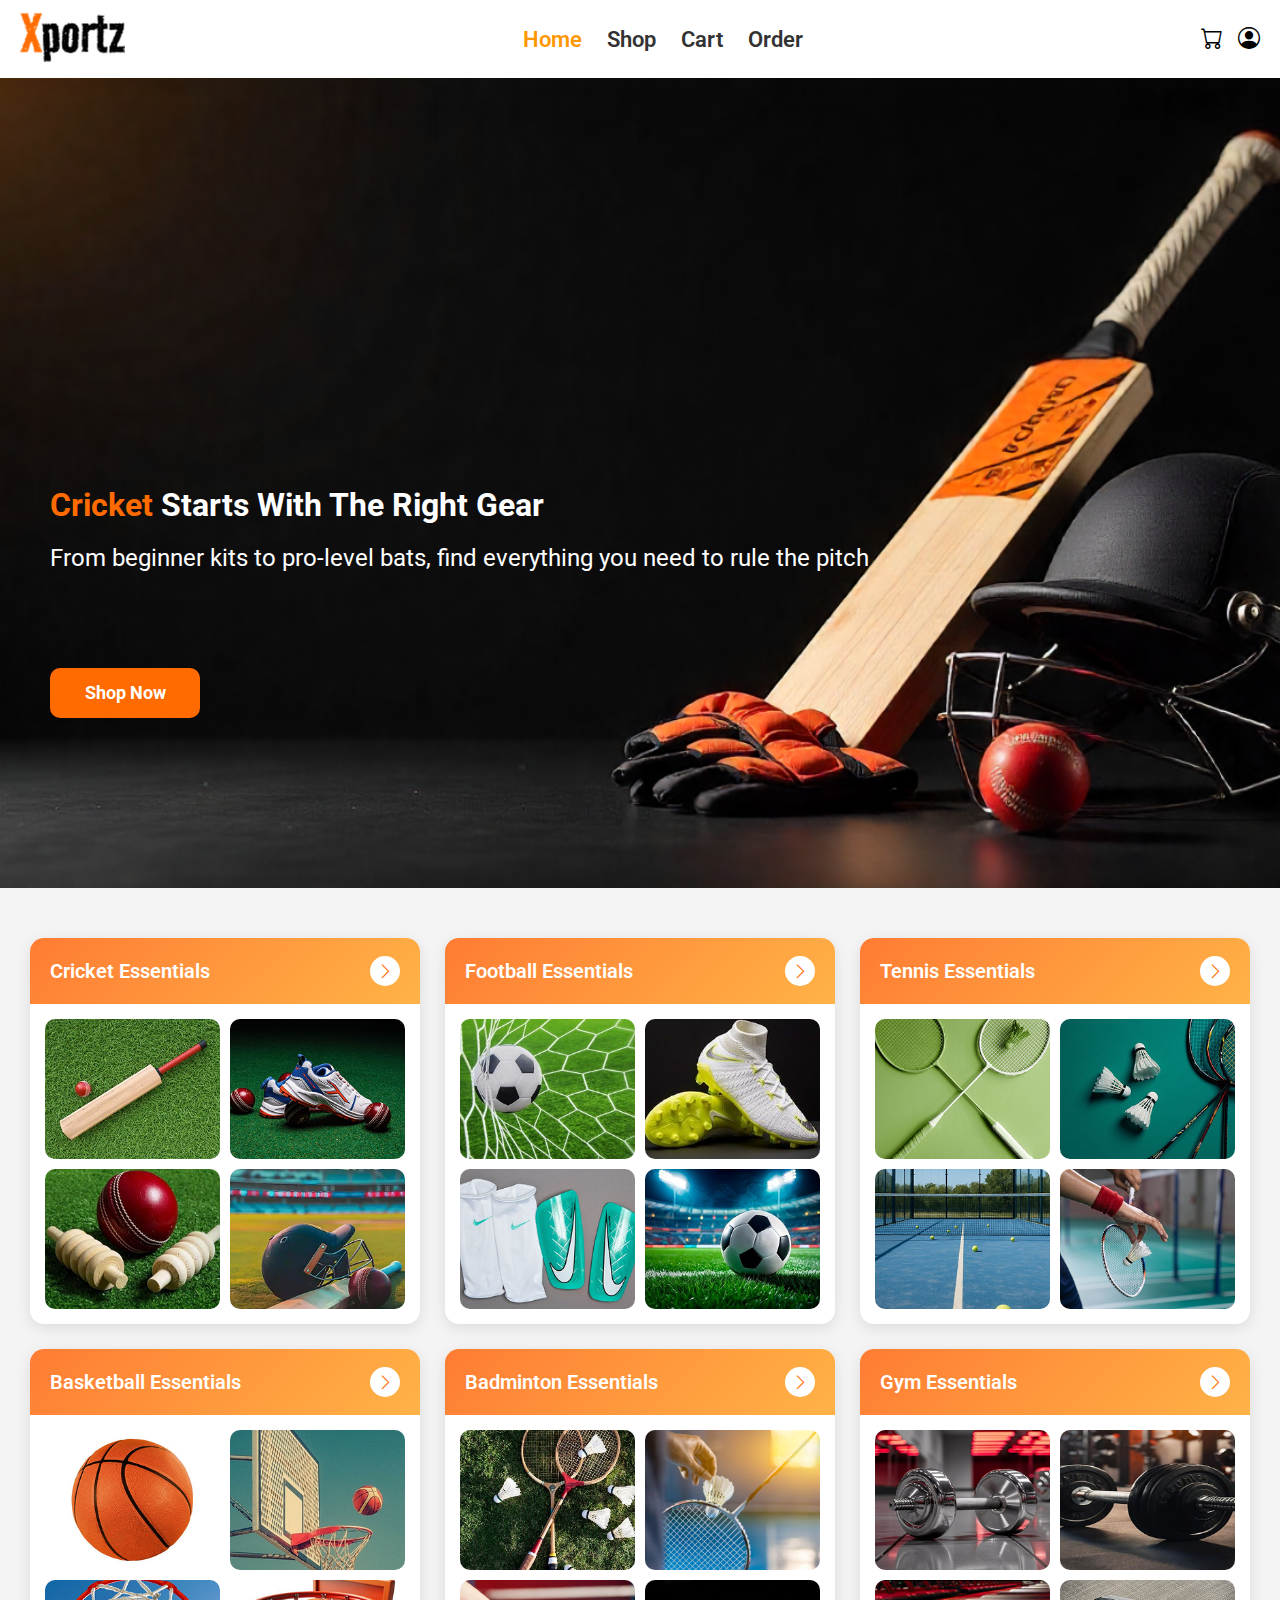
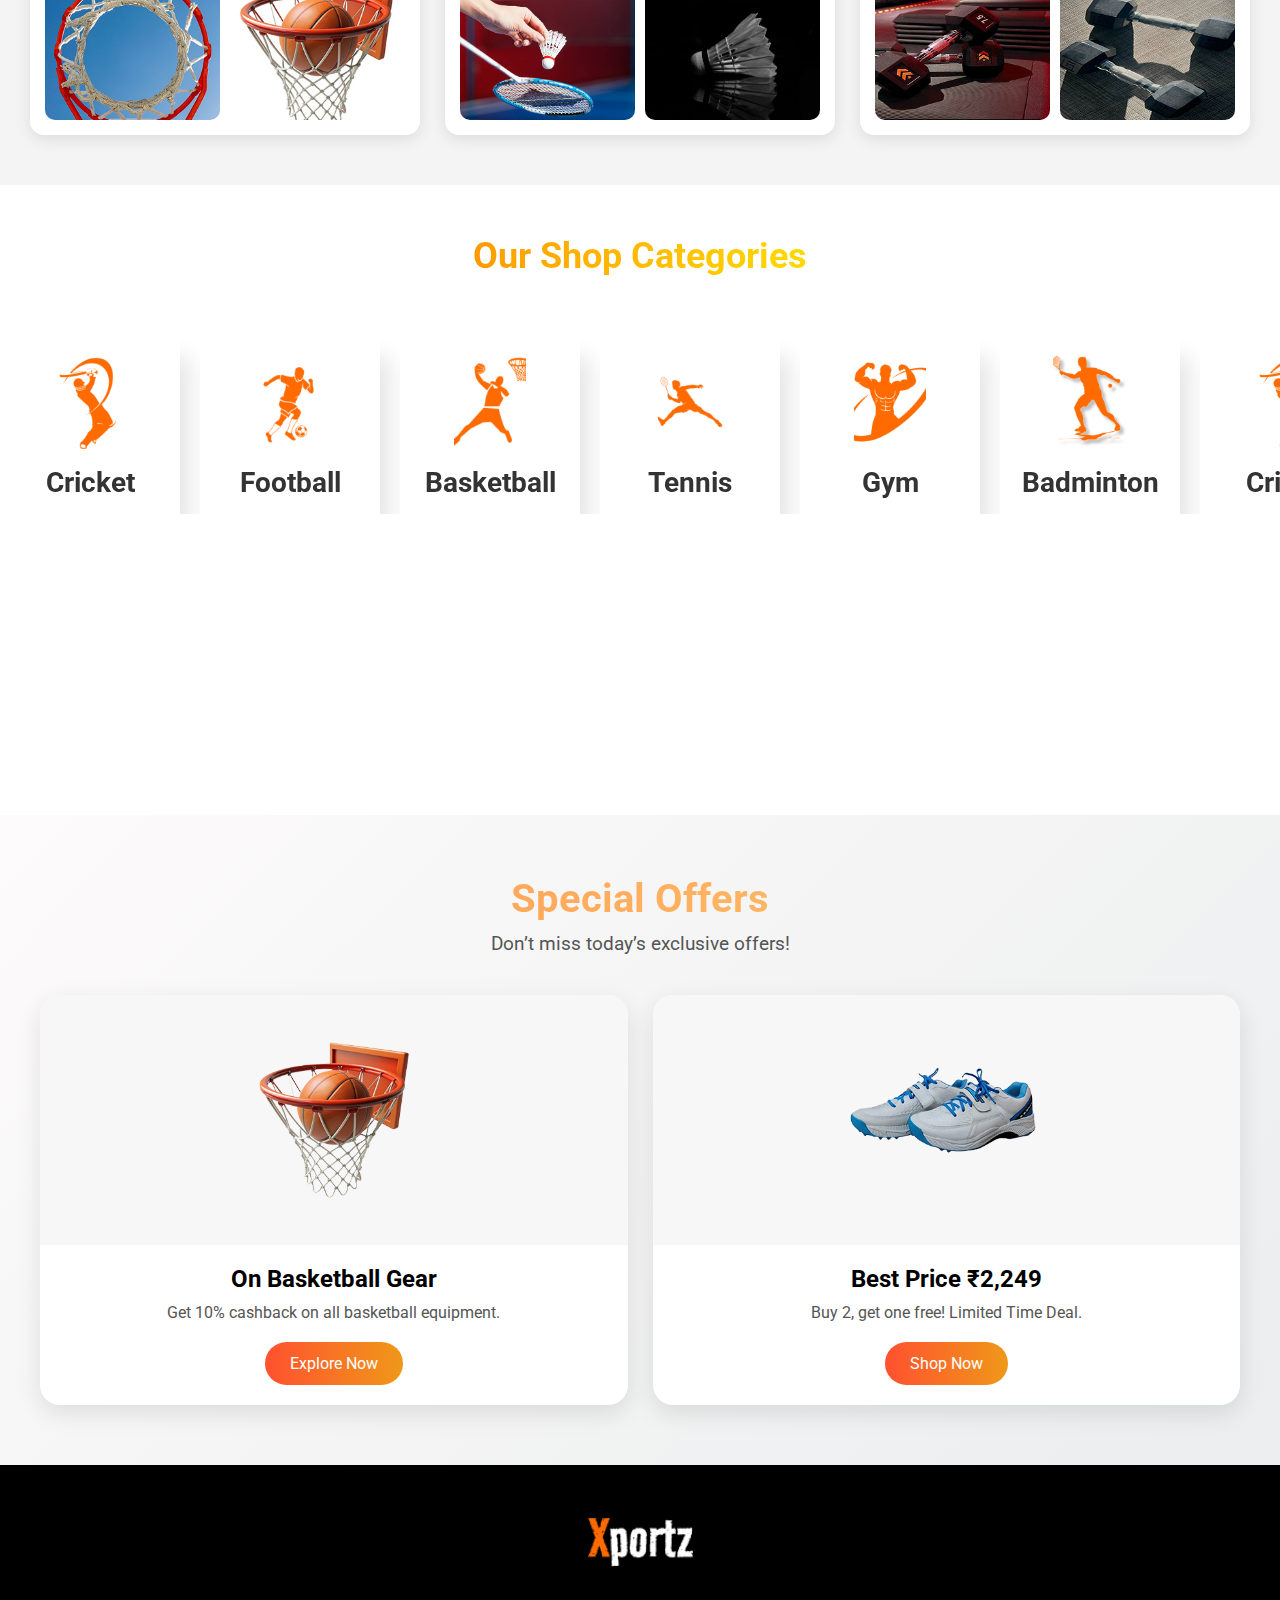
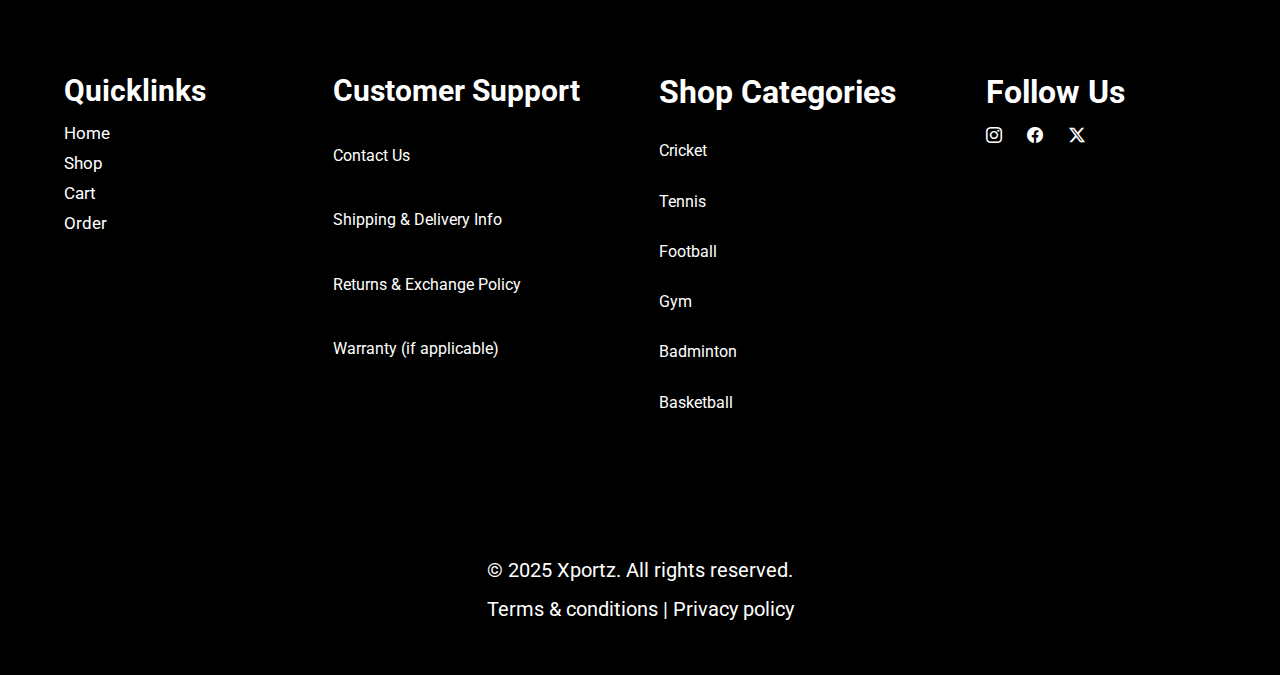
<file: index.html>
<!DOCTYPE html>
<html lang="en">

<head>
    <meta charset="UTF-8">
    <meta name="viewport" content="width=device-width, initial-scale=1.0">
    <title>Home</title>
    <link rel="stylesheet" href="https://cdn.jsdelivr.net/npm/bootstrap-icons@1.11.3/font/bootstrap-icons.min.css">

    <link rel="stylesheet" href="./styles/style.css">

    <link rel="stylesheet" href="./styles/home.css">
    <link rel="shortcut icon" href="./Asset/images/Frame 1000006125.ico" type="image/x-icon">

</head>

<body>

    <header>
        <nav class="navbar">
            <div class="top-row">
                <!-- Logo -->
                <div class="logo">
                    <img src="./Asset/images/logo.png" alt="logo">
                </div>

                <input type="checkbox" id="check">

                <ul class="nav-links">
                    <li><a href="./index.html " class="active">Home</a></li>
                    <li><a href="./shop.html">Shop</a></li>
                    <li><a href="./cart.html">Cart</a></li>
                    <li><a href="./order.html">Order</a></li>
                </ul>

                <div class="icons">
                    <i class="bi bi-cart"></i>
                    <i class="bi bi-person-circle"></i>
                    <label for="check" class="menu_btn"><i class="bi bi-list"></i></label>
                </div>
            </div>

        </nav>
    </header>


    <!-- demo end -->
    <main>
        <section id="crousel">
            <div class="container">
                <div class="image">
                    <img src="./Asset/images/home page/crt-free.png" alt="cricket">
                </div>
                <div class="content">
                    <div class="text">
                        <h1><span class="cricket">Cricket</span> Starts With The Right Gear</h1>
                        <p>From beginner kits to pro-level bats, find everything you need to rule the pitch</p>
                    </div>
                    <div class="btn">
                        <a href="./shop.html"><button>Shop Now</button></a>
                    </div>

                </div>
                <!-- <div class="icon">
                        <img src="./Asset/images/ic-1.png" alt="icon one">
                    </div> -->

            </div>



            <div class="container">
                <div class="image">
                    <img src="./Asset/images/home page/ft-free.png" alt="cricket">
                </div>
                <div class="content">
                    <div class="text">
                        <h1><span class="cricket">Trusted </span> Football Gear for Champions</h1>
                        <p>Shop high-performance boots, balls, and kits designed for all levels.”</p>
                    </div>
                    <div class="btn">
                        <a href="./shop.html"><button>Shop Now</button></a>
                    </div>
                </div>

            </div>


            <div class="container">
                <div class="image">
                    <img src="./Asset/images/home page/bd-free.png" alt="cricket">
                </div>
                <div class="content">
                    <div class="text">
                        <h1><span class="cricket">Find </span>the perfect gear for every bounce and basket.</h1>
                        <p>“Performance-tested gear to help you dominate every match with confidence.”</p>
                    </div>
                    <div class="btn">
                        <a href="./shop.html"><button>Shop Now</button></a>
                    </div>
                </div>
                <!-- <div class="icon">
                        <img src="./Asset/images/runwhite.png" alt="high">
                        <img src="./Asset/images/run.png" alt="high">
                        <img src="./Asset/images/run.png" alt="high">
                        <img src="./Asset/images/run.png" alt="high">
                        <img src="./Asset/images/run.png" alt="high">
                    </div> -->
            </div>

            <div class="container">
                <div class="image">
                    <img src="./Asset/images/home page/ten-free.png" alt="cricket">
                </div>
                <div class="content">
                    <div class="text">
                        <h1><span class="cricket">Your Game.</span> Your Gear. Your Court.</h1>
                        <p>Step onto the court with equipment that helps you win every set.”</p>
                    </div>
                    <div class="btn">
                        <a href="./shop.html"><button>Shop Now</button></a>
                    </div>
                </div>

            </div>

            <div class="container">
                <div class="image">
                    <img src="./Asset/images/home page/gym-free.png" alt="cricket">
                </div>
                <div class="content">
                    <div class="text">
                        <h1><span class="cricket">Y Built </span>for Strength, Endurance & Results</h1>
                        <p>“Workout smarter with gear made for focus, form, and power.”</p>


                    </div>
                    <div class="btn">
                        <a href="./shop.html"><button>Shop Now</button></a>
                    </div>
                </div>

            </div>
        </section>

        <!-- essential st -->

        <section id="essentials">
            <div class="container">
                <a href="./shop.html">
                    <div class="card">
                        <div class="content">
                            <h2>Cricket Essentials</h2>
                            <i class="bi bi-chevron-right"></i>
                        </div>
                        <div class="pic">
                            <img src="./Asset/images/home page/c.bat.png" alt="bat">
                            <img src="./Asset/images/home page/c.shoe.png" alt="bat">
                            <img src="./Asset/images/home page/c.ball.png" alt="bat">
                            <img src="./Asset/images/home page/c-helmatt.png" alt="bat">
                        </div>
                    </div>
                </a>


                <a href="./shop.html">
                    <div class="card">
                        <div class="content">
                            <h2>Football Essentials</h2>
                            <i class="bi bi-chevron-right"></i>
                        </div>
                        <div class="pic">
                            <img src="./Asset/images/home page/f.net.png" alt="bat">

                            <img src="./Asset/images/home page/f.shoe.png" alt="bat">
                            <img src="./Asset/images/home page/f.shin.png" alt="bat">
                            <img src="./Asset/images/home page/f.ball.png" alt="bat">
                        </div>
                    </div>
                </a>


                <a href="./shop.html">
                    <div class="card">
                        <div class="content">
                            <h2>Tennis Essentials</h2>
                            <i class="bi bi-chevron-right"></i>
                        </div>
                        <div class="pic">
                            <img src="./Asset/images/home page/t.batball.png" alt="bat">

                            <img src="./Asset/images/home page/t (5).png" alt="bat">
                            <img src="./Asset/images/home page/t.net.png" alt="bat">
                            <img src="./Asset/images/home page/t (1).png" alt="bat">
                        </div>
                    </div>
                </a>


                <a href="./shop.html">
                    <div class="card">
                        <div class="content">
                            <h2>Basketball Essentials</h2>
                            <i class="bi bi-chevron-right"></i>
                        </div>
                        <div class="pic">
                            <img src="./Asset/images/home page/b.ball.png" alt="bat">
                            <img src="./Asset/images/home page/b.bnet.png" alt="bat">
                            <img src="./Asset/images/home page/b.net.png" alt="bat">
                            <img src="./Asset/images/home page/b.netball.png" alt="bat">
                        </div>
                    </div>
                </a>


                <a href="./shop.html">
                    <div class="card">
                        <div class="content">
                            <h2>Badminton Essentials</h2>
                            <i class="bi bi-chevron-right"></i>
                        </div>
                        <div class="pic">
                            <img src="./Asset/images/home page/43945a7f3d8f29f9256d493d2c596dd7.jpg" alt="bat">
                            <img src="./Asset/images/home page/bad2.jpg" alt="bat">
                            <img src="./Asset/images/home page/bas1.jpg" alt="bat">
                            <img src="./Asset/images/home page/bad3.jpg" alt="bat">
                        </div>
                    </div>
                </a>


                <a href="./shop.html">
                    <div class="card">
                        <div class="content">
                            <h2>Gym Essentials</h2>
                            <i class="bi bi-chevron-right"></i>
                        </div>
                        <div class="pic">
                            <img src="./Asset/images/home page/gym one.png" alt="bat">
                            <img src="./Asset/images/home page/gym two.png" alt="bat">
                            <img src="./Asset/images/home page/gym three.png" alt="bat">
                            <img src="./Asset/images/home page/gym four.png" alt="bat">
                        </div>
                    </div>
                </a>
            </div>
        </section>
        <!-- essential end-->

        <!-- Categories st -->

        <section id="Categories">
            <div class="container">
                <h1 class="grand">Our Shop Categories</h1>
                <div class="img-card">
                    <div class="wrap">
                        <div class="image-sec">
                            <img src="./Asset/images/home page/crk.png" alt="image">
                            <h2>Cricket</h2>
                        </div>
                        <div class="image-sec">
                            <img src="./Asset/images/home page/fball.png" alt="image">
                            <h2>Football</h2>
                        </div>
                        <div class="image-sec">
                            <img src="./Asset/images/home page/bakes.png" alt="image">
                            <h2>Basketball </h2>
                        </div>
                        <div class="image-sec">
                            <img src="./Asset/images/home page/tns.png" alt="image">
                            <h2>Tennis</h2>
                        </div>
                        <div class="image-sec">
                            <img src="./Asset/images/home page/gym icon.png" alt="image">
                            <h2>Gym</h2>
                        </div>
                        <div class="image-sec">
                            <img src="./Asset/images/home page/btm.png" alt="image">
                            <h2>Badminton </h2>
                        </div>
                        <div class="image-sec">
                            <img src="./Asset/images/home page/crk.png" alt="image">
                            <h2>Cricket</h2>
                        </div>
                        <div class="image-sec">
                            <img src="./Asset/images/home page/fball.png" alt="image">
                            <h2>Football</h2>
                        </div>
                        <div class="image-sec">
                            <img src="./Asset/images/home page/bakes.png" alt="image">
                            <h2>Basketball </h2>
                        </div>
                        <div class="image-sec">
                            <img src="./Asset/images/home page/tns.png" alt="image">
                            <h2>Tennis</h2>
                        </div>
                        <div class="image-sec">
                            <img src="./Asset/images/home page/gym icon.png" alt="image">
                            <h2>Gym</h2>
                        </div>
                        <div class="image-sec">
                            <img src="./Asset/images/home page/btm.png" alt="image">
                            <h2>Badminton </h2>
                        </div>

                    </div>
                </div>
            </div>

        </section>

        <!-- Categories end -->

        <!-- offer st -->
        <!-- <section id="offer">
            <div class="day">
                <h1 class="grand">Day Offer</h1>
                <div class="cards">
                    <a href="./shopping.html">
                        <div class="crd">
                            <div class="align">
                                <div class="txt">
                                    <h2>On Basketball Gear</h2>
                                    <p>Get 10% cashback on all basketball equipment.</p>
                                    <a href="./shop.html"><button>Explore now </button></a>


                                </div>
                                <div class="ft-img">
                                    <img src="./Asset/images/offerone.png" alt="shoe">
                                </div>

                            </div>
                    </a>
                </div>

                <div class="crd">
                    <div class="align">
                        <div class="txt">
                            <h2>Best price ₹2,249</h2>
                            <p>Buy 2 get one!</p>
                            <a href="./shop.html"><button>Shop Now</button></a>
                        </div>

                        <div class="ft-img">
                            <img src="./Asset/images/offertwo.png" alt="shoe">
                        </div>

                    </div>
                </div>

            </div>
            </div>

        </section> -->

        <section id="special-offer">
            <div class="offer-header">
                <h1>Special Offers</h1>
                <p>Don’t miss today’s exclusive offers!</p>
            </div>

            <div class="offer-grid">
                <div class="offer-card">
                    <div class="offer-img">
                        <img src="./Asset/images/offerone.png" alt="Basketball Gear">
                    </div>
                    <div class="offer-content">
                        <h2>On Basketball Gear</h2>
                        <p>Get 10% cashback on all basketball equipment.</p>
                        <a href="./shop.html"><button>Explore Now</button></a>
                    </div>
                </div>

                <div class="offer-card">
                    <div class="offer-img">
                        <img src="./Asset/images/offertwo.png" alt="Shoes Offer">
                    </div>
                    <div class="offer-content">
                        <h2>Best Price ₹2,249</h2>
                        <p>Buy 2, get one free! Limited Time Deal.</p>
                        <a href="./shop.html"><button>Shop Now</button></a>
                    </div>
                </div>
            </div>
        </section>

        <!-- offer end -->

    </main>


    <footer>
        <div class="contain">
            <div class="logo">
                <img src="./Asset/images/home page/f-logo.png" alt="logo">

            </div>
            <div class="content">
                <div class="menu">
                    <h1>Quicklinks</h1>
                    <ul>
                        <li><a href="./index.html">
                                <p>Home</p>
                            </a></li>
                        <li><a href="./shop.html">
                                <p>Shop</p>
                            </a></li>
                        <li><a href="./cart.html">
                                <div class="active">
                                    <p>Cart</p>
                                </div>
                            </a></li>
                        <li><a href="./order.html">
                                <p>Order</p>
                            </a></li>
                    </ul>
                </div>
                <div class="links">
                    <h1>Customer Support</h1>
                    <div class="text">
                        <a href="#">
                            <p>Contact Us</p>
                        </a>
                        <a href="#">
                            <p>Shipping & Delivery Info</p>
                        </a>
                        <a href="#">
                            <p>Returns & Exchange Policy</p>
                        </a>
                        <a href="#">
                            <p>Warranty (if applicable)</p>
                        </a>
                    </div>
                </div>
                <div class="shop-cat">
                    <h1>Shop Categories</h1>
                    <div class="textt">
                        <a href="#">
                            <p>Cricket</p>
                        </a>
                        <a href="#">
                            <p>Tennis</p>
                        </a>
                        <a href="#">
                            <p>Football</p>
                        </a>
                        <a href="#">
                            <p>Gym</p>
                        </a>
                        <a href="#">
                            <p>Badminton</p>
                        </a>
                        <a href="#">
                            <p>Basketball</p>
                        </a>
                    </div>
                </div>
                <div class="follow">
                    <h1>Follow Us</h1>
                    <div class="ic">
                        <a href="https://www.instagram.com/?hl=en" target="_blank"><i class="bi bi-instagram"></i></a>
                        <a href="https://www.facebook.com/" target="_blank"><i class="bi bi-facebook"></i></a>
                        <a href="https://x.com/?lang=en" target="_blank"><i class="bi bi-twitter-x"></i></a>
                    </div>
                </div>

            </div>
            <div class="privacy">
                <a href="#">
                    <p>© 2025 Xportz. All rights reserved.</p>
                </a>
                <a href="#">
                    <p>Terms & conditions | Privacy policy</p>
                </a>
            </div>
        </div>

    </footer>

    <script src="./script/query.js"></script>
    <script src="./script/home.js"></script>
</body>


</html>
</file>
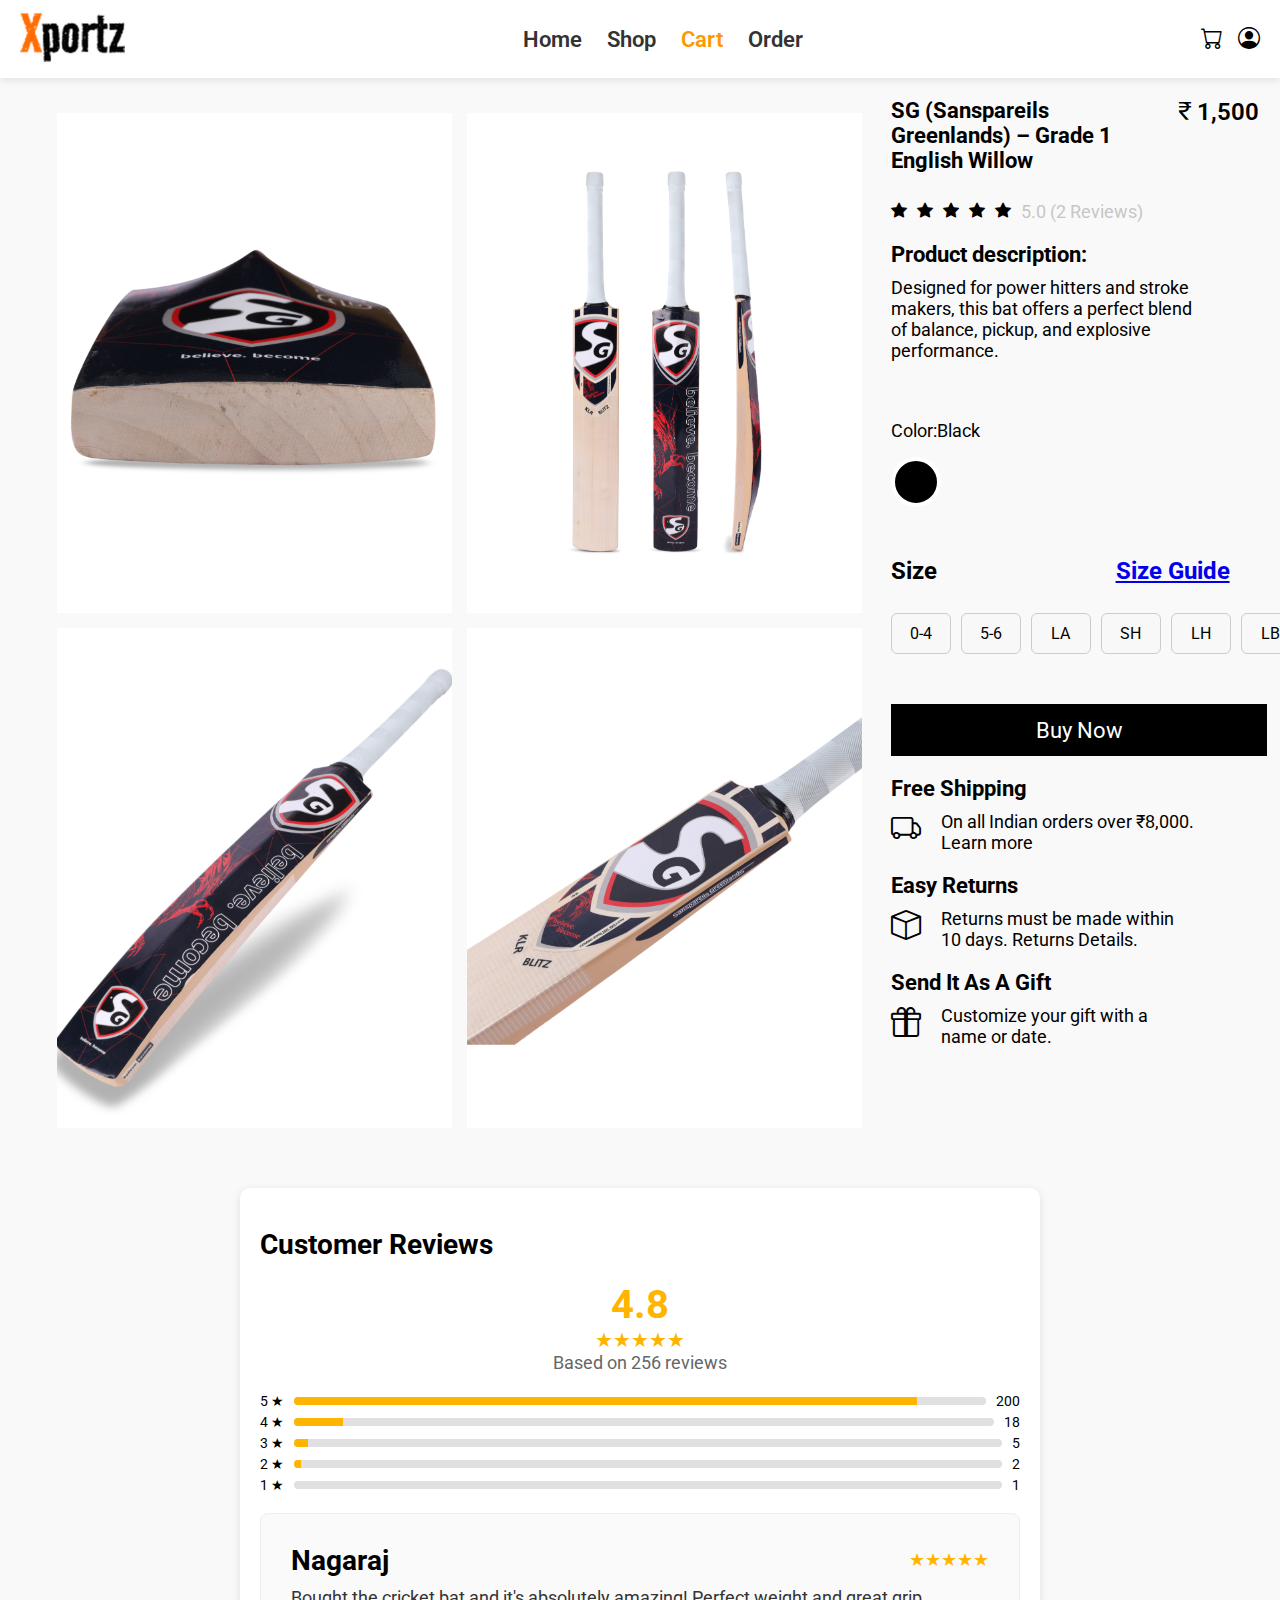
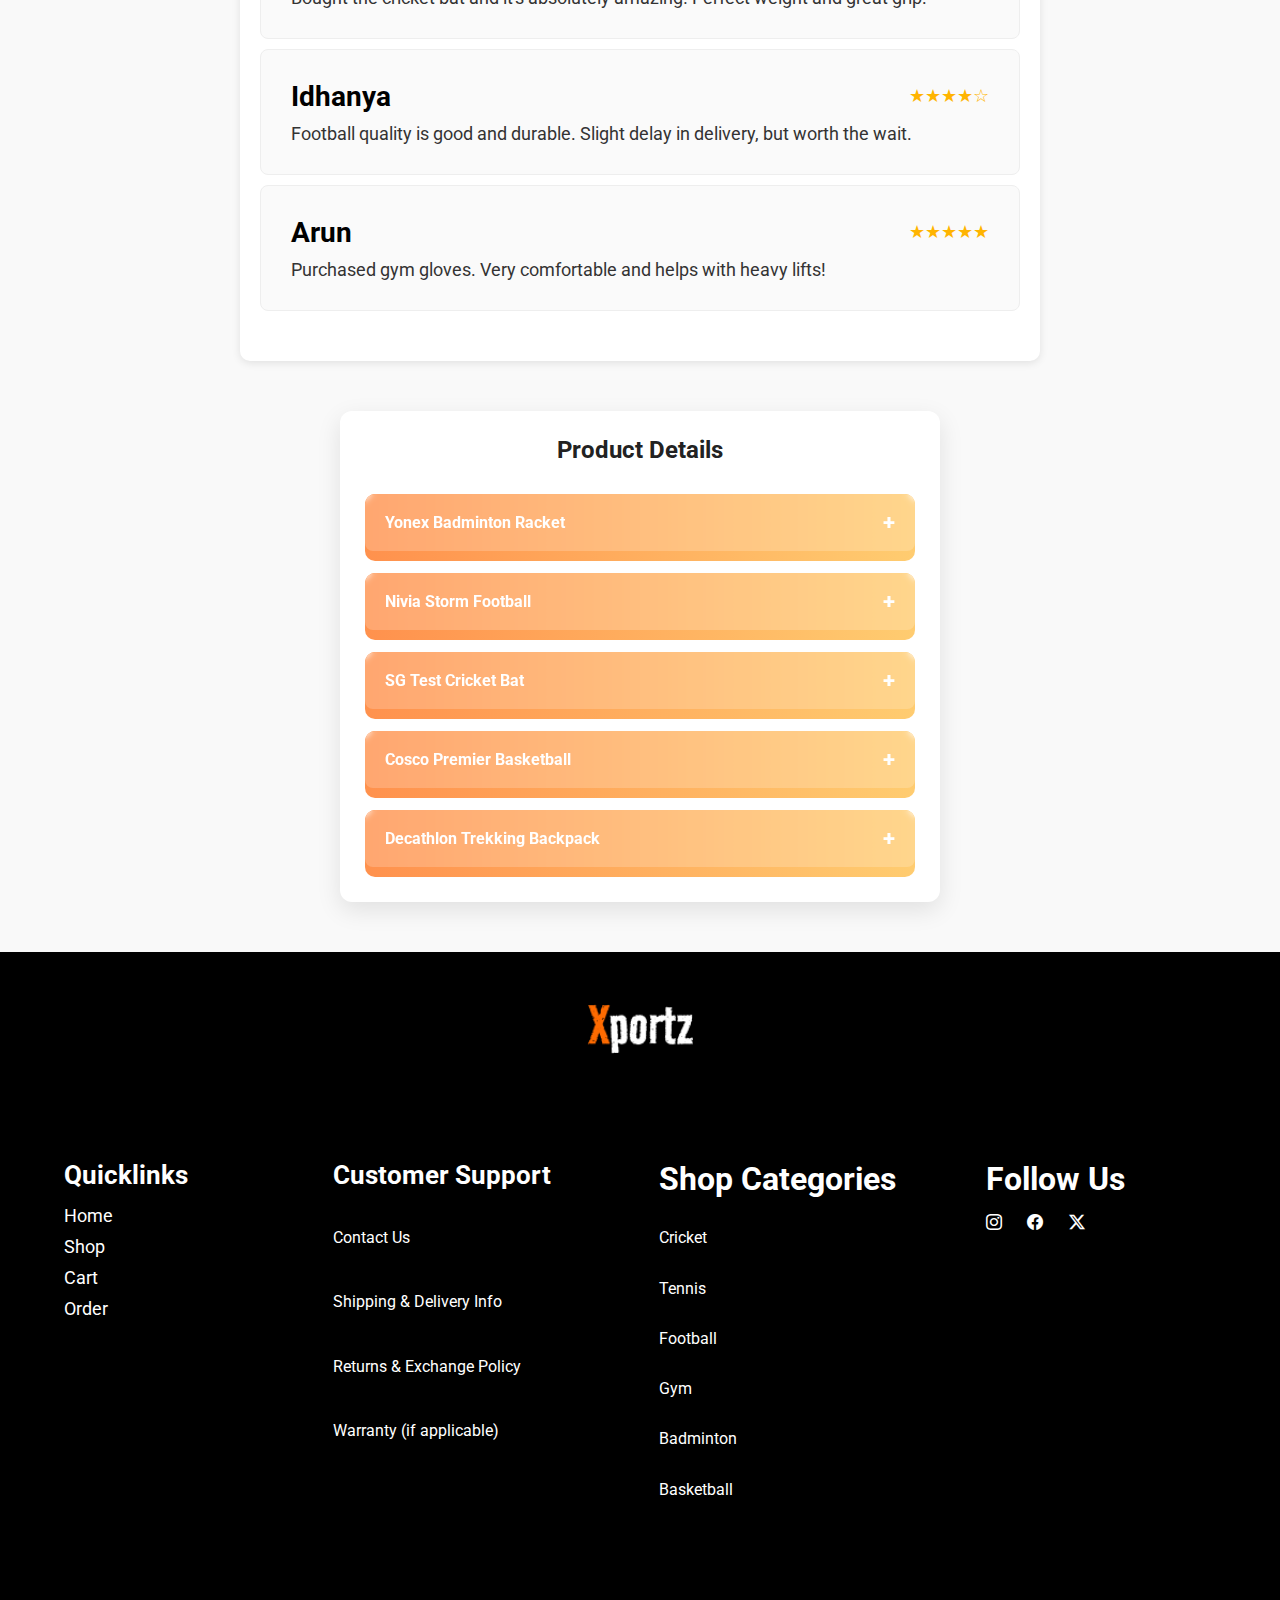
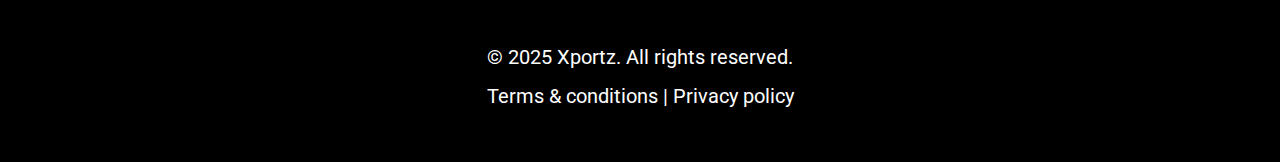
<file: cart.html>
<!DOCTYPE html>
<html lang="en">

<head>
    <meta charset="UTF-8">
    <meta name="viewport" content="width=device-width, initial-scale=1.0">
    <title>Cart</title>
    <link rel="stylesheet" href="https://cdn.jsdelivr.net/npm/bootstrap-icons@1.11.3/font/bootstrap-icons.min.css">
    <link rel="stylesheet" href="./styles/style.css">
    <link rel="stylesheet" href="./styles/cart.css">
    <link rel="shortcut icon" href="./Asset/images/Frame 1000006125.ico" type="image/x-icon">


</head>

<body>
    <header>
        <nav class="navbar">
            <div class="top-row">
                <!-- Logo -->
                <div class="logo">
                    <img src="./Asset/images/logo.png" alt="logo">
                </div>

                <input type="checkbox" id="check">

                <ul class="nav-links">
                    <li><a href="./index.html">Home</a></li>
                    <li><a href="./shop.html">Shop</a></li>
                    <li><a href="./cart.html" class="active">Cart</a></li>
                    <li><a href="./order.html">Order</a></li>
                </ul>

                <div class="icons">
                    <i class="bi bi-cart"></i>
                    <i class="bi bi-person-circle"></i>
                    <label for="check" class="menu_btn"><i class="bi bi-list"></i></label>
                </div>
            </div>


        </nav>
    </header>


    <main>
        <!-- <button class="left-arrow">&#8592;</button>
<button class="right-arrow">&#8594;</button> -->

        <section class="parallax-section" id="add-card">
            <div class="container">
                <div class="img-container">
                    <img src="./Asset/images/card page/bat 1.png" alt="bat one">
                    <img src="./Asset/images/card page/bat 2.png" alt="bat one">
                    <img src="./Asset/images/card page/bat 3.png" alt="bat one">
                    <img src="./Asset/images/card page/bat 4.png" alt="bat one">


                </div>
                <div class="arrow">
                    <button class="left-arrow">&#8592;</button>
                    <button class="right-arrow">&#8594;</button>
                </div>

                <div class="content-container">
                    <div class="head">
                        <h3>SG (Sanspareils Greenlands) – Grade 1 English Willow</h3>
                        <p><i class="bi bi-currency-rupee"></i>1,500</p>
                    </div>
                    <div class="star">
                        <i class="bi bi-star-fill"></i>
                        <i class="bi bi-star-fill"></i>
                        <i class="bi bi-star-fill"></i>
                        <i class="bi bi-star-fill"></i>
                        <i class="bi bi-star-fill"></i>
                        <p>5.0 (2 Reviews)</p>
                    </div>
                    <div class="des">
                        <h2>Product description:</h2>
                        <p>Designed for power hitters and stroke makers, this bat offers a perfect blend of balance,
                            pickup, and explosive performance.</p>
                    </div>
                    <div class="clr">
                        <p>Color:Black</p>
                        <button></button>
                    </div>
                    <div class="size">
                        <div class="hd">
                            <h2>Size</h2>
                            <a href="#">
                                <h2>Size Guide</h2>
                            </a>
                        </div>

                        <div class="btn">
                            <input type="radio" id="s1" name="size" value="0-4">
                            <label for="s1">0-4</label>

                            <input type="radio" id="s2" name="size" value="5-6">
                            <label for="s2">5-6</label>

                            <input type="radio" id="s3" name="size" value="LA">
                            <label for="s3">LA</label>

                            <input type="radio" id="s4" name="size" value="SH">
                            <label for="s4">SH</label>

                            <input type="radio" id="s5" name="size" value="LH">
                            <label for="s5">LH</label>

                            <input type="radio" id="s6" name="size" value="LB">
                            <label for="s6">LB</label>
                        </div>
                    </div>

                    <div class="buy">
                        <a href="./order.html"><BUtton>Buy Now</BUtton></a>
                    </div>
                    <div class="shoping">
                        <div class="track">
                            <h2>Free Shipping</h2>
                            <div class="tck">
                                <i class="bi bi-truck"></i>
                                <p>On all Indian orders over ₹8,000. Learn more</p>
                            </div>
                        </div>
                        <div class="track">
                            <h2>Easy Returns</h2>
                            <div class="tck">
                                <i class="bi bi-box"></i>
                                <p>Returns must be made within 10 days. Returns Details.</p>
                            </div>
                        </div>
                        <div class="track">
                            <h2>Send It As A Gift</h2>
                            <div class="tck">
                                <i class="bi bi-gift"></i>
                                <p>Customize your gift with a name or date.</p>
                            </div>
                        </div>
                    </div>

                </div>
            </div>

        </section>
        <!-- <section class="parallax-section" id="review">
            <div class="rev-con">
                <h1 class="grand">Reviews</h1>
                <div class="box">
                    <div class="align">
                        <div class="rating">
                            <h2>5.0 Overall Rating</h2>
                            <div class="st-icon">
                                <i class="bi bi-star-fill"></i>
                                <i class="bi bi-star-fill"></i>
                                <i class="bi bi-star-fill"></i>
                                <i class="bi bi-star-fill"></i>
                                <i class="bi bi-star-fill"></i>
                            </div>
                        </div>

                        <div class="star-con">
                            <div class="star">
                                <h4>5</h4>
                                <i class="bi bi-star-fill"></i>
                                <button class="blk"></button>
                                <h4>2</h4>
                            </div>
                            <div class="star">
                                <h4>4</h4>
                                <i class="bi bi-star-fill"></i>
                                <button></button>
                                <h4>0</h4>
                            </div>
                            <div class="star">
                                <h4>3</h4>
                                <i class="bi bi-star-fill"></i>
                                <button></button>
                                <h4>0</h4>
                            </div>
                            <div class="star">
                                <h4>2</h4>
                                <i class="bi bi-star-fill"></i>
                                <button></button>
                                <h4>0</h4>
                            </div>
                            <div class="star">
                                <h4>1</h4>
                                <i class="bi bi-star-fill"></i>
                                <button></button>
                                <h4>0</h4>
                            </div>
                        </div>
                        <div class="run">
                            <h3>Runs large</h3>
                            <div class="code">
                                <button></button>
                                <button></button>
                                <button></button>
                                <button class="fill"></button>
                                <button></button>

                            </div>
                            <div class="small">
                                <h3>Good </h3>
                                <h3>Very Good</h3>
                            </div>
                        </div>
                    </div>
                </div>

            </div>

        </section> -->

        <section class="reviews-section">
            <div class="container">
                <h2 class="title">Customer Reviews</h2>

                <!-- Overall rating -->
                <div class="overall-rating">
                    <div class="rating-score">4.8</div>
                    <div class="stars">
                        ★★★★★
                    </div>
                    <p class="total-reviews">Based on 256 reviews</p>
                </div>

                <!-- Rating breakdown -->
                <div class="rating-breakdown">
                    <div class="bar">
                        <span>5 ★</span>
                        <div class="progress">
                            <div style="width: 90%;"></div>
                        </div>
                        <span>200</span>
                    </div>
                    <div class="bar">
                        <span>4 ★</span>
                        <div class="progress">
                            <div style="width: 7%;"></div>
                        </div>
                        <span>18</span>
                    </div>
                    <div class="bar">
                        <span>3 ★</span>
                        <div class="progress">
                            <div style="width: 2%;"></div>
                        </div>
                        <span>5</span>
                    </div>
                    <div class="bar">
                        <span>2 ★</span>
                        <div class="progress">
                            <div style="width: 1%;"></div>
                        </div>
                        <span>2</span>
                    </div>
                    <div class="bar">
                        <span>1 ★</span>
                        <div class="progress">
                            <div style="width: 0%;"></div>
                        </div>
                        <span>1</span>
                    </div>
                </div>

                <!-- Sample reviews -->
                <div class="reviews-list">
                    <div class="review-card">
                        <div class="review-header">
                            <h1>Nagaraj </h1>
                            <p class="review-stars">★★★★★</p>
                        </div>
                        <p class="review-text">Bought the cricket bat and it's absolutely amazing! Perfect weight and
                            great grip.</p>
                    </div>
                    <div class="review-card">
                        <div class="review-header">
                            <h1>Idhanya</h1>
                            <p class="review-stars">★★★★☆</p>
                        </div>
                        <p class="review-text">Football quality is good and durable. Slight delay in delivery, but worth
                            the wait.</p>
                    </div>
                    <div class="review-card">
                        <div class="review-header">
                            <h1>Arun</h1>
                            <p class="review-stars">★★★★★</p>
                        </div>
                        <p class="review-text">Purchased gym gloves. Very comfortable and helps with heavy lifts!</p>
                    </div>
                </div>

            </div>
        </section>



        <section class="review-section">
            <h2 class="review-title">Product Details</h2>
            <div class="accordion-container">

                <div class="accordion-item">
                    <div class="accordion-header" onclick="toggleReview(0)">
                        <span class="customer-name">Yonex Badminton Racket </span>
                        <span class="icon" id="icon-0">+</span>
                    </div>
                    <div class="accordion-body" id="body-0">
                        <strong>Price:</strong> ₹2,499<br>
                        <strong>Description:</strong> Power-packed racket designed for ultimate smashes and precision
                        shots.<br>
                        <strong>Features:</strong> Lightweight graphite frame for faster swings.
                    </div>
                </div>

                <div class="accordion-item">
                    <div class="accordion-header" onclick="toggleReview(1)">
                        <span class="customer-name">Nivia Storm Football</span>
                        <span class="icon" id="icon-1">+</span>
                    </div>
                    <div class="accordion-body" id="body-1">
                        <strong>Price:</strong> ₹3,199<br>
                        <strong>Description:</strong> Durable and high-grip football for intense outdoor matches.<br>
                        <strong>Features:</strong>Waterproof PU outer layer for all-weather play.
                    </div>
                </div>

                <div class="accordion-item">
                    <div class="accordion-header" onclick="toggleReview(2)">
                        <span class="customer-name">SG Test Cricket Bat </span>
                        <span class="icon" id="icon-2">+</span>
                    </div>
                    <div class="accordion-body" id="body-2">
                        <strong>Price:</strong> ₹899<br>
                        <strong>Description:</strong> Professional-grade bat for unmatched power and timing.<br>
                        <strong>Features:</strong> Thick edges and perfect sweet spot for explosive shots.
                    </div>
                </div>

                <div class="accordion-item">
                    <div class="accordion-header" onclick="toggleReview(3)">
                        <span class="customer-name">Cosco Premier Basketball </span>
                        <span class="icon" id="icon-3">+</span>
                    </div>
                    <div class="accordion-body" id="body-3">
                        <strong>Price:</strong> ₹599<br>
                        <strong>Description:</strong> High-bounce basketball built for indoor and outdoor courts<br>
                        <strong>Features:</strong> Pebbled texture for superior grip and control.
                    </div>
                </div>

                <div class="accordion-item">
                    <div class="accordion-header" onclick="toggleReview(4)">
                        <span class="customer-name">Decathlon Trekking Backpack</span>
                        <span class="icon" id="icon-4">+</span>
                    </div>
                    <div class="accordion-body" id="body-4">
                        <strong>Price:</strong> ₹7,499<br>
                        <strong>Description:</strong> Spacious and rugged backpack for adventurous expeditions.<br>
                        <strong>Features:</strong>Multiple compartments with water-resistant fabric.
                    </div>
                </div>

            </div>
        </section>






    </main>

    <footer>
        <div class="contain">
            <div class="logo">
                <img src="./Asset/images/home page/f-logo.png" alt="logo">

            </div>
            <div class="content">
                <div class="menu">
                    <h1>Quicklinks</h1>
                    <ul>
                        <li><a href="./index.html"><p>Home</p></a></li>
                        <li><a href="./shop.html"><p>Shop</p></a></li>
                        <li><a href="./cart.html">
                                <div class="active"><p>Cart</p></div>
                            </a></li>
                        <li><a href="./order.html"><p>Order</p></a></li>
                    </ul>
                </div>
                <div class="links">
                    <h1>Customer Support</h1>
                    <div class="text">
                        <a href="#">
                            <p>Contact Us</p>
                        </a>
                        <a href="#">
                            <p>Shipping & Delivery Info</p>
                        </a>
                        <a href="#">
                            <p>Returns & Exchange Policy</p>
                        </a>
                        <a href="#">
                            <p>Warranty (if applicable)</p>
                        </a>
                    </div>
                </div>
                <div class="shop-cat">
                    <h1>Shop Categories</h1>
                    <div class="textt">
                        <a href="#">
                            <p>Cricket</p>
                        </a>
                        <a href="#">
                            <p>Tennis</p>
                        </a>
                        <a href="#">
                            <p>Football</p>
                        </a>
                        <a href="#">
                            <p>Gym</p>
                        </a>
                        <a href="#">
                            <p>Badminton</p>
                        </a>
                        <a href="#">
                            <p>Basketball</p>
                        </a>
                    </div>
                </div>
                <div class="follow">
                    <h1>Follow Us</h1>
                    <div class="ic">
                        <a href="https://www.instagram.com/?hl=en" target="_blank"><i class="bi bi-instagram"></i></a>
                        <a href="https://www.facebook.com/" target="_blank"><i class="bi bi-facebook"></i></a>
                        <a href="https://x.com/?lang=en" target="_blank"><i class="bi bi-twitter-x"></i></a>
                    </div>
                </div>

            </div>
            <div class="privacy">
                <a href="#">
                    <p>© 2025 Xportz. All rights reserved.</p>
                </a>
                <a href="#">
                    <p>Terms & conditions | Privacy policy</p>
                </a>
            </div>
        </div>

    </footer>
    <script src="./script/style.js"></script>
    <script src="./script/cart.js"></script>


</body>


</html>
</file>
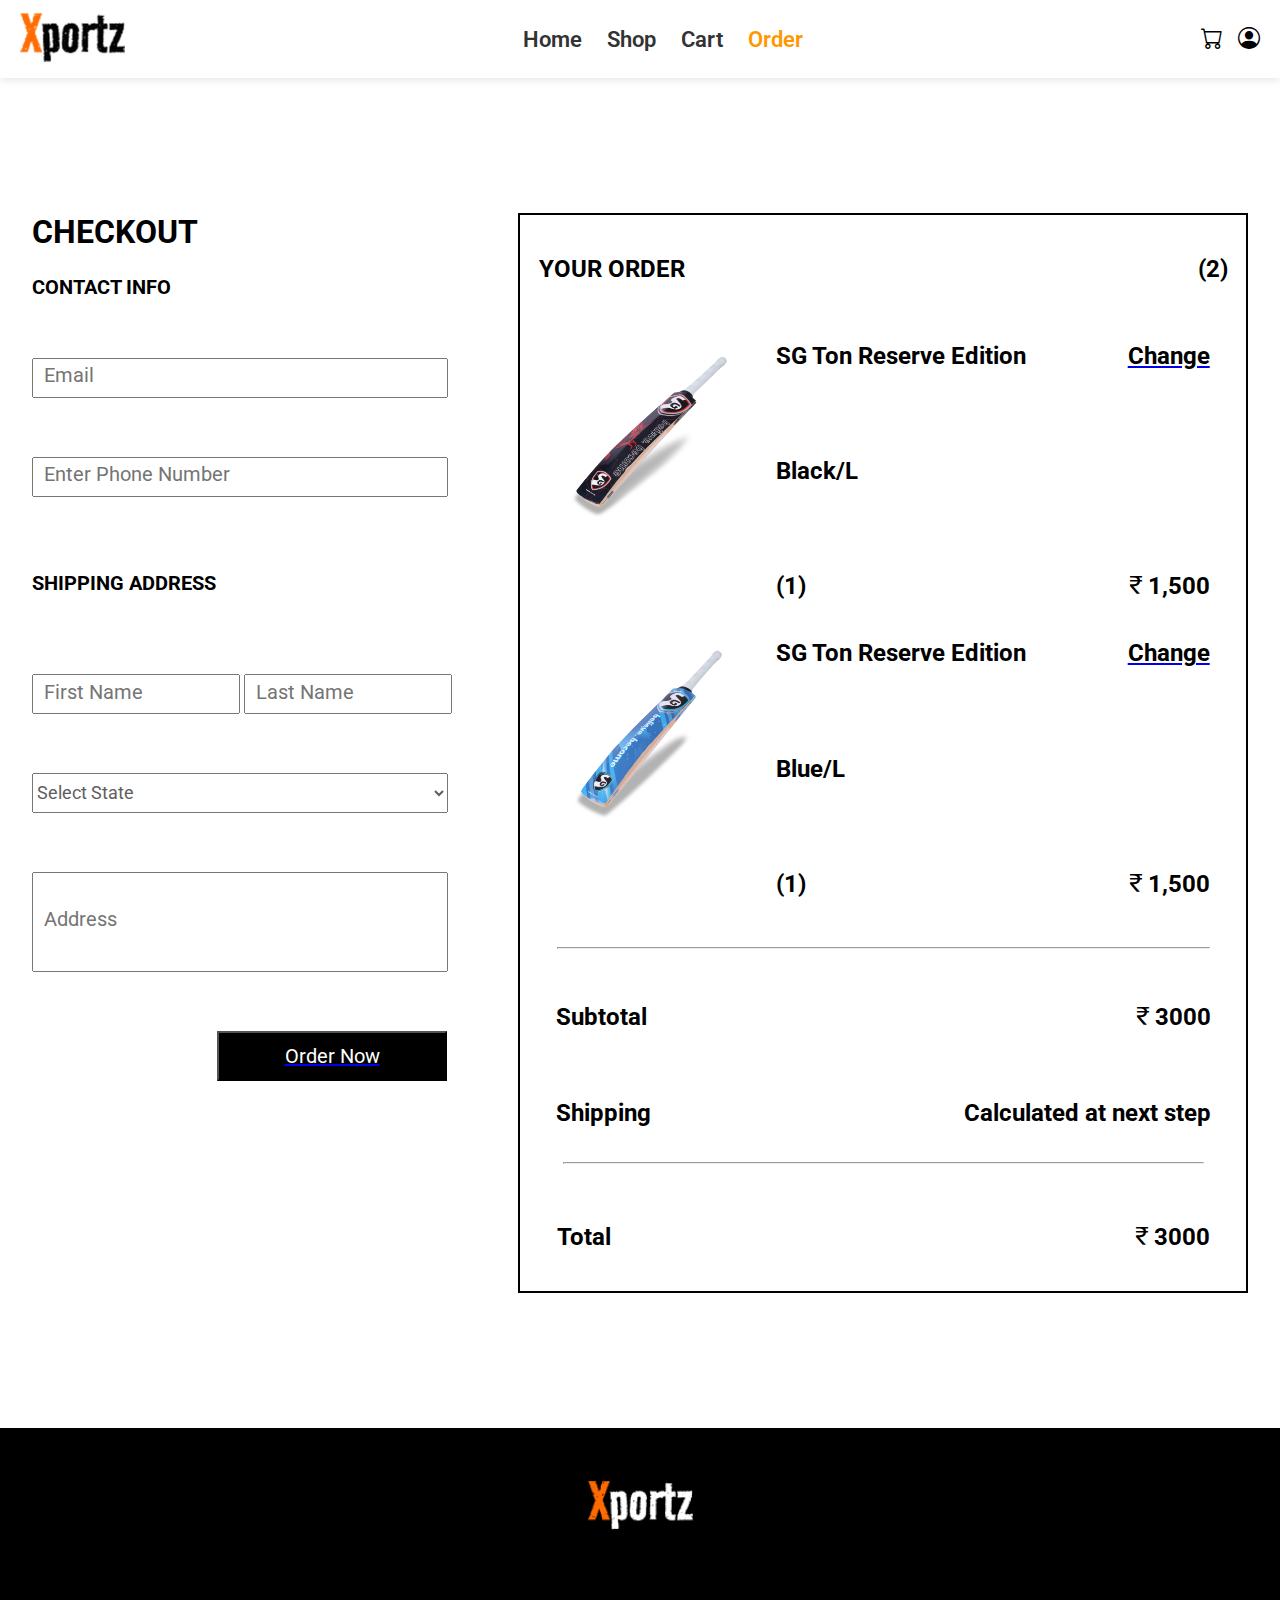
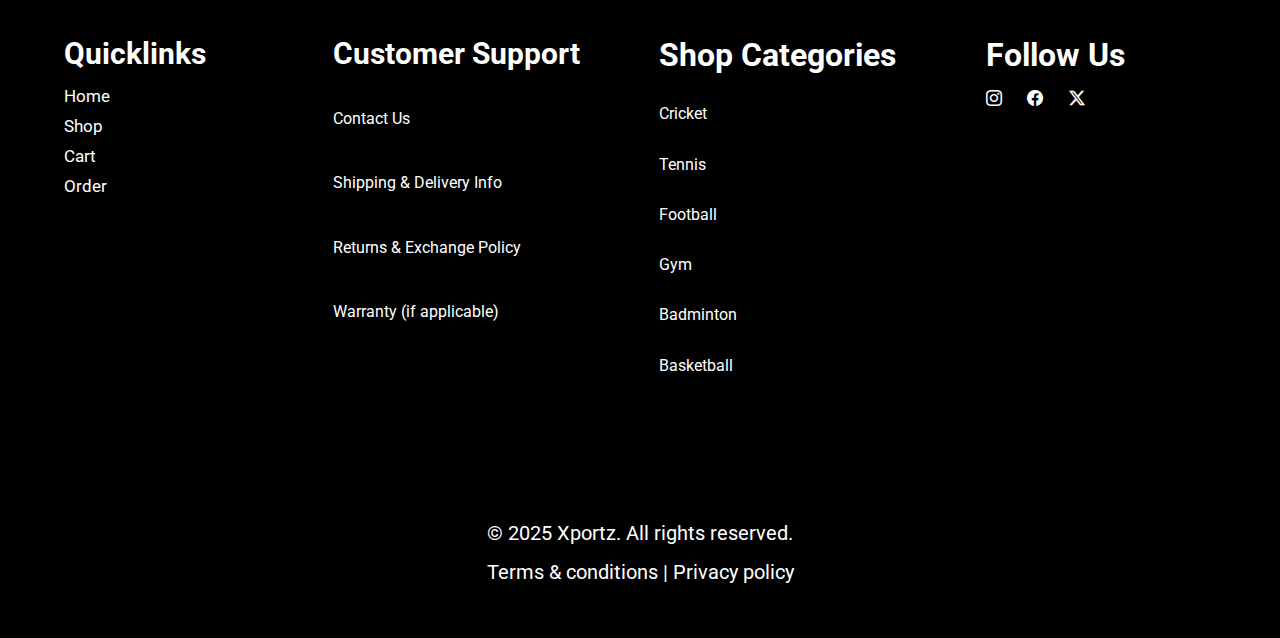
<file: order.html>
<!DOCTYPE html>
<html lang="en">

<head>
    <meta charset="UTF-8">
    <meta name="viewport" content="width=device-width, initial-scale=1.0">
    <title>Order</title>
    <link rel="stylesheet" href="https://cdn.jsdelivr.net/npm/bootstrap-icons@1.11.3/font/bootstrap-icons.min.css">
    <link rel="stylesheet" href="./styles/style.css">
    <link rel="stylesheet" href="./styles/order.css">
    <link rel="shortcut icon" href="./Asset/images/Frame 1000006125.ico" type="image/x-icon">


</head>

<body>


    <header>
        <nav class="navbar">
            <div class="top-row">
                <!-- Logo -->
                <div class="logo">
                    <img src="./Asset/images/logo.png" alt="logo">
                </div>

                <input type="checkbox" id="check">

                <ul class="nav-links">
                    <li><a href="./index.html">Home</a></li>
                    <li><a href="./shop.html">Shop</a></li>
                    <li><a href="./cart.html">Cart</a></li>
                    <li><a href="./order.html" class="active">Order</a></li>
                </ul>

                <div class="icons">
                    <i class="bi bi-cart "></i>
                    <i class="bi bi-person-circle"></i>
                    <label for="check" class="menu_btn"><i class="bi bi-list"></i></label>
                </div>
            </div>


        </nav>
    </header>



    <main>
        <section id="order">
            <div class="order-container">
                <div class="checkout">
                    <h1>CHECKOUT</h1>
                    <!-- <div class="hd">
                        <h2>INFORMATION</h2>
                        <h2>SHIPPING</h2>
                        <h2>PAYMENT</h2>
                    </div> -->
                    <div class="contact">
                        <h2>CONTACT INFO</h2>
                        <input type="text" id="email" placeholder="Email">
                        <span id="emailError" style="color:red; display:none;">Please enter a valid email</span>

                        <input type="text" id="phone" placeholder="Enter Phone Number">
                        <span id="phoneError" style="color:red; display:none;">
                            Please enter a valid 10-digit phone number starting with 6,7,8, or 9
                        </span>

                    </div>

                    <div class="shoping">
                        <h2>SHIPPING ADDRESS</h2>

                        <div class="name">

                            <input type="text" id="firstName" placeholder="First Name" class="input-field">
                            <span id="firstNameError" style="color:red; display:none;">
                                First name must contain only letters
                            </span>

                            <input type="text" id="lastName" placeholder="Last Name" class="input-field">
                            <span id="lastNameError" style="color:red; display:none;">
                                Last name must contain only letters
                            </span>
                            
                        </div>
                        
                        
                        <select id="state" onchange="populateDistricts()">
                            <option value="">Select State</option>
                            <option value="Tamil Nadu">Tamil Nadu</option>
                            <option value="Kerala">Kerala</option>
                            <option value="Karnataka">Karnataka</option>
                            <option value="Andhra Pradesh">Andhra Pradesh</option>
                            <span id="stateError" style="color:red; display:none;">
                                select your state
                            </span>
                        </select>

                        <input type="text" id="address" placeholder="Address" class="input-field">
                        <span id="addressError" style="color:red; display:none;">
                            Address can include letters, numbers, spaces, , . -
                        </span>
                        
                        <div class="btn">
                            <a href="#"><button id="orderBtn">Order Now</button></a>
                        </div>
                        <div id="orderPopup" class="popup">
                            <div class="popup-content">
                                <h2>✅ Order Successfully Placed!</h2>
                                <p>Thank you for shopping with us 😊</p>
                                <button id="closePopup">Close</button>
                            </div>
                        </div>
                        <div class="form-row">

                            <div class="form-group">

                            </div>
                        </div>
                    </div>
                </div>


                <div class="total">
                    <div class="head">
                        <h2>YOUR ORDER</h2>
                        <h2>(2)</h2>
                    </div>
                    <div class="change-con">
                        <div class="change">
                            <img src="./Asset/images/card page/bat 3.png" alt="cat one">
                            <div class="align">
                                <div class="align-one">
                                    <h2>SG Ton Reserve Edition</h2>
                                    <a href="#">
                                        <h2>Change</h2>
                                    </a>
                                </div>
                                <div class="align-two">
                                    <h2>Black/L</h2>
                                </div>
                                <div class="align-three">
                                    <h2>(1)</h2>
                                    <h2><i class="bi bi-currency-rupee"></i>1,500</h2>
                                </div>
                            </div>

                        </div>


                        <div class="change">
                            <img src="./Asset/images/card page/bat 5.png" alt="cat one">
                            <div class="align">
                                <div class="align-one">
                                    <h2>SG Ton Reserve Edition</h2>
                                    <a href="#">
                                        <h2>Change</h2>
                                    </a>
                                </div>
                                <div class="align-two">
                                    <h2>Blue/L</h2>
                                </div>
                                <div class="align-three">
                                    <h2>(1)</h2>
                                    <h2><i class="bi bi-currency-rupee"></i>1,500</h2>
                                </div>
                            </div>

                        </div>
                        <hr>
                    </div>

                    <div class="subtotal">
                        <div class="ttl-one">
                            <h2>Subtotal</h2>
                            <h2><i class="bi bi-currency-rupee"></i>3000</h2>
                        </div>
                        <div class="ttl-one">
                            <h2>Shipping</h2>
                            <h2>Calculated at next step</h2>
                        </div>
                        <hr>
                    </div>

                    <div class="final">
                        <h2>Total</h2>
                        <h2><i class="bi bi-currency-rupee"></i>3000</h2>

                    </div>
                </div>

            </div>

        </section>

    </main>

    <footer>
        <div class="contain">
            <div class="logo">
                <img src="./Asset/images/home page/f-logo.png" alt="logo">

            </div>
            <div class="content">
                <div class="menu">
                    <h1>Quicklinks</h1>
                    <ul>
                        <li><a href="./index.html"><p>Home</p></a></li>
                        <li><a href="./shop.html"><p>Shop</p></a></li>
                        <li><a href="./cart.html">
                                <div class="active"><p>Cart</p></div>
                            </a></li>
                        <li><a href="./order.html"><p>Order</p></a></li>
                    </ul>
                </div>
                <div class="links">
                    <h1>Customer Support</h1>
                    <div class="text">
                        <a href="#">
                            <p>Contact Us</p>
                        </a>
                        <a href="#">
                            <p>Shipping & Delivery Info</p>
                        </a>
                        <a href="#">
                            <p>Returns & Exchange Policy</p>
                        </a>
                        <a href="#">
                            <p>Warranty (if applicable)</p>
                        </a>
                    </div>
                </div>
                <div class="shop-cat">
                    <h1>Shop Categories</h1>
                    <div class="textt">
                        <a href="#">
                            <p>Cricket</p>
                        </a>
                        <a href="#">
                            <p>Tennis</p>
                        </a>
                        <a href="#">
                            <p>Football</p>
                        </a>
                        <a href="#">
                            <p>Gym</p>
                        </a>
                        <a href="#">
                            <p>Badminton</p>
                        </a>
                        <a href="#">
                            <p>Basketball</p>
                        </a>
                    </div>
                </div>
                <div class="follow">
                    <h1>Follow Us</h1>
                    <div class="ic">
                        <a href="https://www.instagram.com/?hl=en" target="_blank"><i class="bi bi-instagram"></i></a>
                        <a href="https://www.facebook.com/" target="_blank"><i class="bi bi-facebook"></i></a>
                        <a href="https://x.com/?lang=en" target="_blank"><i class="bi bi-twitter-x"></i></a>
                    </div>
                </div>

            </div>
            <div class="privacy">
                <a href="#">
                    <p>© 2025 Xportz. All rights reserved.</p>
                </a>
                <a href="#">
                    <p>Terms & conditions | Privacy policy</p>
                </a>
            </div>
        </div>

    </footer>

    <script src="./script/style.js"></script>
    <script src="./script/order.js"></script>
</body>

</html>
</file>
<file: styles/style.css>
@import url('https://fonts.googleapis.com/css2?family=Epilogue:ital,wght@0,100..900;1,100..900&family=Inria+Serif:ital,wght@0,300;0,400;0,700;1,300;1,400;1,700&family=Poppins:ital,wght@0,100;0,200;0,300;0,400;0,500;0,600;0,700;0,800;0,900;1,100;1,200;1,300;1,400;1,500;1,600;1,700;1,800;1,900&family=Quicksand:wght@300..700&family=Roboto:ital,wght@0,100..900;1,100..900&family=Rokkitt:ital,wght@0,100..900;1,100..900&family=Spline+Sans:wght@500&display=swap');

* {
    padding: 0px;
    margin: 0px;
    font-family: "Roboto", sans-serif;
}

:root {
    --fs-75: 75px;
    --fs-48: 48px;
    --fs-46: 46px;
    --fs-40: 40px;
    --fs-36: 36px;
    --fs-32: 32px;
    --fs-28: 28px;
    --fs-30: 30px;
    --fs-24: 24px;
    --fs-22: 22px;
    --fs-20: 20px;
    --fw-bold: 700;
    --fw-semibold: 600;
    --fw-regular: 400;

    /* fonts */

    /* color */
    --primary-color: black;
    --secondary-color: white;
    --tertiary-color: navy;

    /* bgcolor */
    --primary-bg-color: #FF6B00;
}




* {
  margin: 0;
  padding: 0;
  box-sizing: border-box;
}

body {
  font-family: sans-serif;
}

header {
  width: 100%;
  background-color: #fff;
  box-shadow: 0 2px 8px rgba(0, 0, 0, 0.1);
  position: relative;
}

.navbar {
  display: flex;
  flex-direction: column;
}

.top-row {
  display: flex;
  justify-content: space-between;
  align-items: center;
  padding: 12px 20px;
  position: relative;
}

.logo img {
  height: 50px;
}

.nav-links {
  display: flex;
  list-style: none;
  gap: 25px;
}

.nav-links li a {
  text-decoration: none;
  color: #333;
  font-weight: 600;
  transition: color 0.3s;
  font-size: var(--fs-24);
}

.nav-links li a.active,
.nav-links li a:hover {
  color: #ff9800;
}

.icons {
  display: flex;
  align-items: center;
  gap: 15px;
}

.icons i {
  font-size: 22px;
  cursor: pointer;
}

/* Menu Button */
.menu_btn {
  display: none;
  font-size: 26px;
  cursor: pointer;
  margin-left: 15px;
}

#check {
  display: none;
}



#searchBox {
  width: 100%;
  padding: 8px 12px;
  font-size: 16px;
  border: 1px solid #ccc;
  border-radius: 5px;
}

/* footer st */

footer {
    width: 100%;
    height: 90vh;
    background-color: black;
    display: flex;
    flex-direction: column;
    align-items: center;
}

footer .contain {
    width: 90%;
    height: 95%;
    display: flex;
    flex-direction: column;
    align-items: center;
    /* justify-content: center; */
}

footer .contain .logo {
    width: 100%;
    height: 20%;
    display: flex;
    align-items: center;
    justify-content: center;

}

footer .contain .logo img {
    width: 150px;
    object-fit: contain;

}

footer .contain .content {
    width: 100%;
    height: 70%;
    display: flex;
    align-items: center;
    justify-content: space-between;
}

footer .contain .content .links {
    width: 25%;
    height: 80%;
    display: flex;
    flex-direction: column;
    gap: 15px;
    color: white;
}

footer .contain .content .links h2 {
    font-size: var(--fs-30);
}
footer .contain .content .links h1 {
    font-size: var(--fs-30);
}

footer .contain .content .links .text {
    width: 90%;
    height: 60%;
    display: flex;
    flex-direction: column;
    justify-content: space-around;
}
footer .contain .content .links .text a{
    text-decoration: none;
    color: white;

}

footer .contain .content .shop-cat {
    width: 25%;
    height: 80%;
    display: flex;
    flex-direction: column;
    gap: 15px;
    color: white;
    
    
}
footer .contain .content .shop-cat h2{
    font-size: var(--fs-30);

}

footer .contain .content .shop-cat  .textt {
    width: 90%;
    height: 70%;
    display: flex;
    flex-direction: column;
    justify-content: space-around;
}

footer .contain .content .shop-cat  .textt a{
    text-decoration: none;
    color: white;

}
footer .contain .content .follow {
    width: 20%;
    height: 80%;
    display: flex;
    flex-direction: column;
    gap: 15px;
    color: white;
    
    
}
footer .contain .content .follow h2{
    font-size: var(--fs-30);


}

footer .contain .content .follow .ic {
    width: 50%;
    display: flex;
    gap: 10px;
    justify-content: start;

}

footer .contain .content .follow .ic a {
    width: 80%;
    color: white;
}

footer .contain .privacy {
    color: white;
    display: flex;
    flex-direction: column;
    gap: 15px;
}

footer .contain .privacy a p{
    list-style: none;
    color: white;

}
footer .contain .privacy  a{
    font-size: 20px;
    text-decoration: none;

}
footer .contain .content .menu{
    width: 20%;
    height: 80%;
    display: flex;
    flex-direction: column;
    gap: 15px;
}
footer .contain .content .menu h1{
    font-size: var(--fs-30);
    color: white;
}
footer .contain .content .menu ul {
    width: 100%;
    height: 100%;
    display: flex;
    flex-direction: column;
    gap: 10px;
}
footer .contain .content .menu ul li a{
    width: 100%;
    height: 100%;
    text-decoration: none;
    list-style: none;
    color: white;
    font-size: var(--fs-20);
}
/* footer end */



/* media query */

@media only screen and (max-width:1330px) {
    header nav .search .content {
        font-size: 18px;
    }

}

@media only screen and (max-width:1240px) {
    /* header nav .navs {
        width: 40%;

    } */

}

@media only screen and (max-width:1112px) {
    footer .contain .content .links {
        width: 30%;
    }


}

@media only screen and (max-width:985px) {
header .navbar .logo {
    width: 15%;
    height: 10%;
}
header .navbar .logo img{
    width: 70%;
    height: 40%;
    object-fit: contain;
}
.icons i{
    font-size: var(--fs-28);
}
header .navbar .top-row .navs a h2{
    font-size: var(--fs-24);

}
}

@media only screen and (max-width:927px) {
    footer {
        height: 100vh;
    }

    footer .contain .content {
        display: flex;
        flex-wrap: wrap;
    }

    footer .contain .content .links {
        width: 35%;
    }

    footer .contain .content .shop-cat {
        width: 30%;
    }


}

@media only screen and (max-width:927px) {
    footer{
        height: 130vh;
    }
    footer .contain .content .links h1 {
        font-size: var(--fs-26);
    }

    footer .contain .content .links .text h3 {
        font-size: var(--fs-22);
    }

    footer .contain .content .shop-cat h1 {
        font-size: var(--fs-26);

    }

    footer .contain .content .follow h1 {
        font-size: var(--fs-26);

    }
footer .contain .content {
    height: 50%;
}
footer .contain .content .menu{
    /* height: 40%; */
    /* background-color: red; */
}
footer .contain .content .follow {
    /* height: 30%; */
    /* background-color: aqua; */
}
footer .contain .content .links {
    /* height: 40%; */
    /* background-color: bisque; */
}
footer .contain .privacy {
    width: 100%;
    /* background-color: blue; */
    height: 30%;
    align-items: center;
    justify-content: end;
}
}


@media only screen and (max-width:842px) {
    header .navbar .top-row .navs a h2{
    font-size: var(--fs-22);

}
}

@media only screen and (max-width:769px) {
  .search-row {
    width: 100%;
    height: 40px;
    display: flex;
    align-items: center;
    justify-content: center;
  }
  .search-row input {
    width: 70%;
    height: 100%;
  }

  .nav-links {
    display: none;
    flex-direction: column;
    position: absolute;
    top: 70px; /* navbar height */
    left: 0;
    width: 100%;
    background-color: #fff;
    border-top: 1px solid #ddd;
    padding: 15px 0;
    z-index: 99;
    text-align: center;
  }

  #check:checked ~ .nav-links {
    display: flex;
  }

  .menu_btn {
    width: 35px;
    height: 40px;
    display: flex;
    border-radius: 5px;
    justify-content: center;
    align-items: center;
    cursor: pointer;
  }

  .top-row {
    flex-wrap: wrap;
    justify-content: space-between;
    align-items: center;
    
  }

  .icons {
    display: flex;
    justify-content: space-evenly;
    align-items: center;
    gap: 15px;
    /* background-color: #FF6B00; */
  }
  .icons i,
  .menu_btn i {
    font-size: 30px;
    cursor: pointer;
  }

}
@media only screen and (max-width:660px) {
    footer {
        height: 130vh;
    }
    
    footer .contain {
        display: flex;
        flex-direction: column;
    }
    
    footer .contain .content {
        width: 100%;
        height: 80%;
        display: flex;
        flex-wrap: wrap;
        /* background-color: blueviolet; */
    }
    
    footer .contain .content .links {
        width: 60%;
        height: 60%;
        /* background-color: blue; */
    }

    footer .contain .content .shop-cat {
        width: 40%;
        height: 60%;
        /* background-color: aquamarine; */
    }
    footer .contain .content .follow {
        width: 30%;
        height: 60%;
        /* background-color: #FF6B00; */
    }
footer .contain .content .menu{
    width: 40%;
    height: 60%;
    /* background-color: brown; */
}
    
}
@media only screen and (max-width:569px) {
header .navbar .logo {
    width: 15%;
    height: 50px;
}
header .navbar .logo img{
    width: 100%;
    height: 100%;
}

}


@media only screen and (max-width:561px) {
header .navbar .top-row .navs{
    width: 60%;
    /* background-color: blueviolet; */
}

}
@media only screen and (max-width:536px) {
footer {
    height: 180vh;
}
footer .contain .logo {
    height: 10%;
    /* background-color: chocolate; */
}
footer .contain .content {
    height: 80%;
    /* background-color: cadetblue; */
}
footer .contain .content .links {
    width: 90%;
    height: 23%;
    /* background-color: #22dfa7; */
}
footer .contain .content .links .text{
    height: 90%;

}
footer .contain .content .shop-cat {
    width: 90%;
    height: 30%;
    /* background-color: antiquewhite; */
}
footer .contain .content .shop-cat .textt{
    height: 90%;
}
footer .contain .content .follow {
    height: 90%;
    height: 10%;
    /* background-color: blue; */
}
footer .contain .content .menu{
    height: 20%;
    width: 90%;
    /* background-color: blueviolet; */
}
footer .contain .privacy {
    height: 10%;
    /* background-color: burlywood; */
}
}
/* @media only screen and (max-width:496px) {
    footer{
        height: 160vh;
    }
    
    footer .contain .content .links {
        width: 90%;
        height: 30%;
    }
    footer .contain .content .links .text {
        height: 80%;
    }
    footer .contain .content .shop-cat {
        width: 90%;
        height: 40%;
    }
    footer .contain .logo {
    height: 10%;
    margin-top: 30px;
    
}
footer .contain .privacy p {
    font-size: var(--fs-20);
}

} */
/* @media only screen and (max-width:470px) {
    header nav .logo {
        width: 15%;
    }
header nav .search {
    width: 50%;
}
header nav .search input::placeholder {
    font-size: var(--fs-20);
}
header nav .icon {
    width: 15%;
}
} */
    @media only screen and (max-width:470px) {
        .navbar {
            height: 12vh;
            display: flex;
            flex-direction: column;
            gap: 10px;
        }
        /* .search-row{
            height: 50px;
        } */
        .search-row input {
            height: 100%;
            
        }
        header .navbar .logo {
            width: 20%;
            height: 50px;
}
header .navbar .logo img{
    width: 100%;
    height: 100%;
}
}
@media only screen and (max-width:384px) {
    .search-row {
        width: 100%;
    }
    .search-row input{
        width: 90%;
    }
    .search-row input::placeholder{
        font-size: var(--fs-22);
    }
}
@media only screen and (max-width:384px) {
footer .contain .privacy a p{
    font-size: var(--fs-20);
}
}
</file>
<file: styles/home.css>
:root {
  --fs-75: 75px;
  --fs-48: 48px;
  --fs-46: 46px;
  --fs-40: 40px;
  --fs-36: 36px;
  --fs-32: 32px;
  --fs-34: 34px;
  --fs-30: 30px;
  --fs-28: 28px;
  --fs-30: 30px;
  --fs-24: 24px;
  --fs-22: 22px;
  --fs-20: 20px;
  --fw-bold: 700;
  --fw-semibold: 600;
  --fw-regular: 400;
}

/* main st */
#crousel {
  width: 100%;
  height:90vh;
  display: flex;

}

#crousel .container {
  width: 100%;
  height: 100%;
  position: relative;
  /* opacity: 0; */
}

#crousel .container .image {
  width: 100%;
  height: 100%;

}

#crousel .container .image img {
  width: 100%;
  height: 100%;
  object-fit: cover;

}

#crousel .container .content {
  height: 25%;
  position: absolute;
  /* top: 100px; */
  bottom: 200px;
  left: 50px;
}

#crousel .container .content .text {
  height: 90%;
  display: flex;
  flex-direction: column;
  gap: 20px;
  color: white;
}

#crousel .container .content .text h1 {
  font-size: 32px;
}

#crousel .container .content .text h1 .cricket {
  color: #FF6B00;

}

#crousel .container .content .text p {
  font-size: 24px;
}

#crousel .container .content .btn button {
  width: 150px;
  height: 50px;
  font-size: 18px;
  font-size: 18px;
  font-weight: bold;
  padding: 12px 24px;
  border: none;
  border-radius: 10px;
  background-color: #FF6B00; 
  color: white;
  cursor: pointer;
  transition: all 0.4s ease;
  position: relative;
  z-index: 1;
  overflow: hidden;
}
#crousel .container .content .btn button:hover{
  background: linear-gradient(120deg, rgba(255, 136, 0, 0.3), rgba(241, 233, 10, 0.3));
  backdrop-filter: blur(12px);
  -webkit-backdrop-filter: blur(12px);
  background-size: 300% 300%;
  animation: blurBG 3s ease infinite;
}
@keyframes blurBG {
  0% {
    background-position: 0% 50%;
  }
  50% {
    background-position: 100% 50%;
  }
  100% {
    background-position: 0% 50%;
  }
}
#crousel .container  .icon{
  position: absolute;
  width: 70%;
  height: 150px;
  /* background-color: aquamarine; */
}
#crousel .container  .icon img{
  width: 100%;
  height: 100px;
  object-fit: cover;
}
/* #crousel .container .icon {
  position: absolute;
  bottom: 50px;
  left: 650px;
} */

#crousel .container .active {
  opacity: 1;
}


/* esss st */
/* Essentials Section */
#essentials {
  width: 100%;
  padding: 50px 30px;
  background: #f4f4f4;
}

/* Container as Grid */
#essentials .container {
  display: grid;
  grid-template-columns: repeat(3, 1fr);
  gap: 25px;
  max-width: 1400px;
  margin: auto;
}

/* Anchor + Card */
#essentials .container a {
  text-decoration: none;
  color: inherit;
  display: block;
  /* remove fixed height issue */
  height: auto;  
}

#essentials .container .card {
  background: #fff;
  border-radius: 14px;
  overflow: hidden;
  display: flex;
  flex-direction: column;
  transition: all 0.3s ease;
  box-shadow: 0 4px 15px rgba(0,0,0,0.1);
}

#essentials .container .card:hover {
  transform: scale(1.03);
  box-shadow: 0 10px 25px rgba(0,0,0,0.2);
}

/* Card Header */
#essentials .container .card .content {
  padding: 18px 20px;
  display: flex;
  justify-content: space-between;
  align-items: center;
  background: linear-gradient(135deg,#ff7c33,#ffb347);
  color: white;
}

#essentials .container .card .content h2 {
  font-size: 20px;
  font-weight: 600;
}

#essentials .container .card .content i {
  width: 38px;
  height: 38px;
  font-size: 22px;
  background: white;
  color: #ff6b00;
  border-radius: 50%;
  display: flex;
  align-items: center;
  justify-content: center;
}

/* Image Grid */
#essentials .container .card .pic {
  display: grid;
  grid-template-columns: repeat(2, 1fr);
  gap: 10px;
  padding: 15px;
}

#essentials .container .card .pic img {
  width: 100%;
  height: 120px;
  object-fit: cover;
  border-radius: 10px;
  transition: transform 0.3s ease;
}

#essentials .container .card .pic img:hover {
  transform: scale(1.05);
}

/* ---------- Responsive Breakpoints ---------- */

/* 1440px above (big screen) */
@media (min-width: 1440px) {
  #essentials .container {
    grid-template-columns: repeat(4, 1fr);
    gap: 30px;
  }
  #essentials .container .card .pic img {
    height: 150px;
  }
}

/* 1140px – 1439px */
@media (max-width: 1439px) and (min-width: 1140px) {
  #essentials .container {
    grid-template-columns: repeat(3, 1fr);
  }
  #essentials .container .card .pic img {
    height: 140px;
  }
}

/* 768px – 1139px (tablet) */
@media (max-width: 1139px) and (min-width: 768px) {
  #essentials .container {
    grid-template-columns: repeat(2, 1fr);
  }
  #essentials .container .card .pic img {
    height: 120px;
  }
}

/* 481px – 767px (small tablets / big mobiles) */
@media (max-width: 767px) and (min-width: 481px) {
  #essentials .container {
    grid-template-columns: repeat(2, 1fr); /* 2 cards per row */
    gap: 15px;
  }
  #essentials .container .card {
    width: 100%;
  }
  #essentials .container .card .pic img {
    height: 100px;
  }
}

/* 320px – 480px (mobile phones) */
@media (max-width: 480px) {
  #essentials .container {
    grid-template-columns: 1fr; /* 1 card per row */
  }
  #essentials .container .card {
    width: 100%;
  }
  #essentials .container .card .pic img {
    height: 90px;
  }
}



/* ess end */


/* cat st */
#Categories {
  width: 100%;
  height: 70vh;
  padding: 50px 0;
}

#Categories .container {
  width: 100%;
  height: 100%;
  display: flex;
  flex-direction: column;
  gap: 30px;

}

#Categories .grand {
  text-align: center;
  font-size: var(--fs-40);
  margin-bottom: 30px;
    /* font-size: 48px; */
  font-weight: bold;
  background: linear-gradient(90deg, red, orange, yellow, green, blue, purple);
  -webkit-background-clip: text;
  -webkit-text-fill-color: transparent;
  background-size: 200% auto;
  transition: background-position 0.5s ease;
}
#Categories .grand:hover{
  animation: gradientMove 2s linear infinite;
}
@keyframes gradientMove {
  0% {
    background-position: 0% center;
  }
  100% {
    background-position: 200% center;
  }
}
.img-card {
  overflow: hidden;
  position: relative;
}

.wrap {
  display: flex;
  gap: 20px;
  animation: scroll 20s linear infinite;
  width: max-content;
  transition: 0.5s;
  object-fit: cover;
  filter: brightness(1)
}

.image-sec {
  flex: 0 0 auto;
  width: 180px;
  text-align: center;
  background: white;
  /* border-radius: 10px; */
  box-shadow: 10px 20px 20px  rgba(0, 0, 0, 0.1);
  padding: 15px;

}

.wrap :hover {
  filter: brightness(1);
  transform: translateZ(170px);
}

.wrap :hover+* {
  filter: brightness(0.6);
  transform: translateZ(120px) rotate3d(25deg);
}

.image-sec img {
  width: 100px;
  height: 100px;
  object-fit: contain;
  margin-bottom: 10px;
}

.image-sec h2 {
  font-size: 28px;
  color: #333;
}

@keyframes scroll {
  0% {
    transform: translateX(0);
  }

  100% {
    transform: translateX(-50%);
  }
}


/* cat end */

/* off st */
#special-offer {
  width: 100%;
  padding: 60px 20px;
  background: linear-gradient(135deg, #fdfbfb, #ebedee);
}

#special-offer .offer-header {
  text-align: center;
  margin-bottom: 40px;
}

#special-offer .offer-header h1 {
  font-size: 2.5rem;
  background: linear-gradient(to right, #ff914d, #ffcc70);
  -webkit-background-clip: text;
  -webkit-text-fill-color: transparent;
}

#special-offer .offer-header p {
  font-size: 1.2rem;
  color: #555;
  margin-top: 10px;
}

#special-offer .offer-grid {
  display: grid;
  grid-template-columns: repeat(2, 1fr);
  gap: 25px;
  max-width: 1200px;
  margin: 0 auto;
}

#special-offer .offer-card {
  background: white;
  border-radius: 20px;
  box-shadow: 0 8px 25px rgba(0,0,0,0.1);
  overflow: hidden;
  transition: transform 0.3s ease;
  display: flex;
  flex-direction: column;
}

#special-offer .offer-card:hover {
  transform: translateY(-10px);
}

#special-offer .offer-img {
  width: 100%;
  height: 250px;
  background: #f7f7f7;
  display: flex;
  align-items: center;
  justify-content: center;
}

#special-offer .offer-img img {
  max-width: 80%;
  max-height: 80%;
  object-fit: contain;
}

#special-offer .offer-content {
  padding: 20px;
  text-align: center;
}

#special-offer .offer-content h2 {
  font-size: 1.5rem;
  margin-bottom: 10px;
}

#special-offer .offer-content p {
  font-size: 1rem;
  margin-bottom: 20px;
  color: #555;
}

#special-offer .offer-content button {
  padding: 12px 25px;
  font-size: 1rem;
  border: none;
  border-radius: 30px;
  background: linear-gradient(90deg, #ff512f, #f09819);
  color: white;
  cursor: pointer;
  transition: all 0.3s ease;
}

#special-offer .offer-content button:hover {
  background: linear-gradient(90deg, #f09819, #ff512f);
}

/* 📱 Responsive */
@media (max-width: 1024px) {
  #special-offer .offer-grid {
    grid-template-columns: 1fr 1fr;
  }
}

@media (max-width: 768px) {
  #special-offer .offer-grid {
    grid-template-columns: 1fr;
  }
  #special-offer .offer-card {
    flex-direction: column;
  }
}

@media only screen and (max-width:1440px) {
  :root {
    
    --fs-40: 36px;
    --fs-36: 34px;
    --fs-32: 30px;
    --fs-28: 24px;
    --fs-24: 22px;
    --fs-26: 26px;
    --fs-22: 18px;
    --fs-20: 17px;
    --fs-16: 16px;
    --fs-14: 14px;

  }

  /* #essentials .container .card .pic {
    width: 90%;
    height: 50%;
  }
  
  #essentials .container .card .pic img {
    width: 50%;
    
  }
  #crousel .container .icon {
    position: absolute;
    bottom: 50px;
    left: 650px;
  }
  #essentials .container .card {
    width: 45%;
    height: 30%;
  }
  #essentials .container .card .pic {
  width: 90%;
  height: 75%;
  display: flex;
  flex-wrap: wrap;
}
#essentials .container .card .pic img{
  width: 50%;
  height: 50%;
  object-fit: cover;
}
#essentials .container .card .content i {
  width: 35px;
  height: 35px;
  font-size: var(--fs-24);
}
#essentials .container .card .content h1{
  font-size: var(--fs-30);

} */

@media only screen and (max-width:1408px) {
  #offer .day .cards .crd .align .txt {
    /* width: 40%; */
    height: 100%;
    gap: 10px;
  }
#offer .day .cards .crd .align .txt h1 {
   height: 100px;
  width: 100px;
}
  #offer .day .cards .crd .align .ft-img {
    width: 30%;
  }
  #offer .day .cards .crd .align .ft-img {
    width: 250px;
    height: 250px;
  }

}

@media only screen and (max-width:1302px) {
  #crousel .container .icon {
    position: absolute;
    bottom: 50px;
    left: 500px;
  }
  #offer .day .cards .crd .align .txt h1 {
font-size: var(--fs-24);
 height: 100px;
  width: 100px;
}
}

@media only screen and (max-width:1210px) {
     #offer {
    height: 70vh;
   }
#offer .day .cards .crd {
  width: 45%;
  height: 80%;
  /* margin: 40px 0; */
}
#offer .day .cards .crd .align {
  height: 100%;
}

#offer .day .cards .crd .align .txt {
  height: 100%;
}
  #offer .day .cards .crd .align .txt h1 {
font-size: var(--fs-24);
 height: 100px;
  width: 100px;
}
  #offer .day .cards .crd .align .txt h2 {
font-size: var(--fs-24);
  }
  #offer .day .cards .crd .align .txt p {
font-size: var(--fs-24);
  }
}
@media only screen and (max-width:1125px) {
  #crousel .container .icon {
    position: absolute;
    bottom: 50px;
    left: 430px;
  }
}
@media only screen and (max-width:1058px) {
#offer .day .cards .crd .align .txt h1 {
    height: 30%;
  width: 50%;
}

}
@media only screen and (max-width:1040px) {

  #crousel .container .icon {
    position: absolute;
    bottom: 50px;
    left: 350px;
  }
}
@media only screen and (max-width:1034px) {
  #offer .day .cards .crd .align .txt {
    width: 50%;
    height: 90%;
    display: flex;
    
  }
#offer .day .cards .crd .align .txt h2 {
  font-size: var(--fs-28);

}
#offer .day .cards .crd .align .txt p {
  font-size: var(--fs-24);

}
#offer .day .cards .crd .align .ft-img {
  width: 40%;
  height: 80%;
}
#offer .day .cards .crd .align .txt h1 {
    height: 100px;
  width: 100px;
  font-size: var(--fs-24);
}
/* #essentials .container  .card  .content h2 {
  font-size: var(--fs-24);
} */
}


@media only screen and (max-width:922px) {
  #offer .day .cards .crd .align .txt h1 {
    height: 100px;
    width: 100px;
  }
  #offer .day .cards .crd .align .txt h2 {
    font-size: var(--fs-24);

  }
  #offer .day .cards .crd .align .txt p {
    font-size: var(--fs-22);

  }
#offer .day .cards .crd .align .txt {
  width: 40%;
}

#offer .day .cards .crd .align .ft-img {
  width: 50%;
}

}
@media only screen and (max-width:891px) {
  #crousel .container .content {
    height: 35%;
  }

  #crousel .container .icon {
    position: absolute;
    bottom: 50px;
    left: 300px;
  }
  
  #crousel .container .content .text {
    width: 60%;
    height: 90%;
    display: flex;
    flex-direction: column;
    gap: 20px;
    color: white;
  }
  
  #crousel .container .content .btn {
    bottom: 10px;
  }
    #crousel .container .icon {
    position: absolute;
    bottom: 40px;
    left: 250px;
  }
  
}
}
@media only screen and (max-width:834px) {
    #offer .day .cards .crd .align .txt h1 {
    height: 35%;
  width: 40%;
}
  #offer {
    height: 130vh;
  }
  #offer .day {
    height: 100%;
  }

#offer .day .cards {
height: 90%;
  display: flex;
  flex-direction: column;
}
#offer .day .cards .crd {
  height: 45%;
  width: 70%;
  }
#offer .day .cards .crd .align .ft-img {
  height: 100%;
}
#offer .day .cards .crd .align .ft-img img{
  height: 100%;

}

#offer .day .cards .crd .align .txt h1 {
  height: 100px;
  width: 100px;
}
}
@media only screen and (max-width:771px) {
#offer .day .cards .crd .align .txt h1 {
  font-size: var(--fs-22);
    background-color: aliceblue;
  height: 100px;
  width: 100px;
  display: flex;
  align-items: center;
  justify-content: center;
  
}
}
@media only screen and (max-width:768px) {
    #crousel .container .icon {
    position: absolute;
    bottom: 40px;
    left: 200px;
  }
    /* #essentials {
      height: auto;
      margin: 30px 0px;
    }
  #essentials .container {
    height: 90%;
  }

#essentials .container a {
   width: 80%;
    height: 20%;
}
#essentials .container .card {
    width: 80%;
    height: 20%;
  
  }
  #essentials .container .card .content {
height: 50px;
  }

  #essentials .container .card .pic {
    width: 100%;
    height: 90%;
    align-items: center;
    justify-content: center;
   
    
  }
  #essentials .container .card .pic img{
    width: 45%;
    height: 48%;
    margin-left: 10px;
  }
  #Categories h1 {
    font-size: var(--fs-28);
  }
  .image-sec h2 {
    font-size: var(--fs-24);
  }
  #essentials .container  .card  .content h2 {
  font-size: var(--fs-24);
}
#essentials .container .card {
  height: 20%;
} */

}

@media only screen and (max-width:760px) {
    #crousel .container .content {
    height: 40%;
  }

}

@media only screen and (max-width:637px) {
    #offer .day .cards .crd .align .txt h1 {
    height: 100px;
  width: 100px;
}

}
@media only screen and (max-width:625px) {

      #crousel .container .icon {
    position: absolute;
    bottom: 40px;
    left: 130px;
  }

}
@media only screen and (max-width:598px) {
  #offer .day {
  display: flex;
  flex-direction: column;
  align-items: center;
  justify-content: center;
  }
  #offer .day .cards {
  width: 90%;

}
#offer .day .cards .crd {
    width: 100%;
  }

#offer .day .grand {
  font-size: var(--fs-30);
}
#Categories .grand {
  font-size: var(--fs-30);

}
}

@media only screen and (max-width:551px) {
  #crousel .container .content {

  left: 30px;
}
  #crousel .container .icon {
    width: 80%;
  }
  #crousel .container .icon img{
    width: 50px;
  }

      #crousel .container .icon {
    position: absolute;
    bottom: 40px;
    left: 100px;
  }
}
@media only screen and (max-width:511px) {
  #essentials .container  .card  .content h2 {
  font-size: var(--fs-22);
}

}
@media only screen and (max-width:506px) {
        #crousel .container .icon {
    position: absolute;
    bottom: 40px;
    left: 80px;
  }
#crousel .container .content .text h1{
  font-size: var(--fs-28);

}
#crousel .container .content .text p {
    font-size: var(--fs-24);
    /* font-size: 18px; */
  }


}
@media only screen and (max-width:496px) {
#offer .day .cards .crd .align .txt h1 {
  font-size: var(--fs-14);
}
}
@media only screen and (max-width:490px) {

#offer .day .cards .crd .align .txt h1 {
  font-size: var(--fs-24);
}
}

@media only screen and (max-width:465px) {
#offer .day .cards .crd .align .txt h1 {
  width: 100px;
  height: 100px;
}
}
@media only screen and (max-width:457px) {
  #crousel .container .icon {
    width: 60%;
  }
  #crousel .container .icon img{
    width: 40px;
  }
#essentials .container .card .content {
  height: 15%;
}
#essentials .container .card .pic {
  height: 85%;
}
#offer .day .cards .crd .align .txt button {
    width: 100px;
  height: 50px;
  font-size: var(--fs-18);
}
}
@media only screen and (max-width:417px) {
 #offer {
  height: 120vh;
 }
#offer .day .cards .crd .align .txt h1 {
  width: 100px;
  height: 150px;

}
#offer .day .cards .crd .align .txt h2 {
  font-weight: var(--fs-24);
}
#offer .day .cards .crd .align .txt p {
  font-size: var(--fs-22);

}
#offer .day .cards .crd .align .txt button {
    width: 100px;
  height: 50px;
  font-weight: 10px;
}

#offer .day .grand {
  font-size: var(--fs-28);
}
#Categories .grand {
  font-size: var(--fs-28);

}
}
@media only screen and (max-width:408px) {
  #offer {
    height: 110vh;
  }
#offer .day .cards .crd .align .txt h1{
  width: 100px;
  height: 100px;

}
#offer .day .cards .crd .align .txt h2 {
  font-size: var(--fs-24);

}

#offer .day .cards .crd .align .txt p {
  font-size: var(--fs-22);

}
/* #offer .day .cards .crd .align .txt button {
  font-size: var(--fs-20);
} */
}
@media only screen and (max-width:388px) {
     #crousel .container .icon {
    position: absolute;
    bottom: 40px;
    left: 60px;
  }
#crousel .container .content .text {
    width: 80%;
  }
#crousel .container .content .text h1 {
  width: 100%;
}

  #crousel .container .content .btn  {
    width: 50%;
        margin-top: 5px;


  }
  
#offer .day .cards .crd .align .txt h1 {
  width: 100px;
  height: 100px;
}
#offer .day .cards .crd .align .txt button {
    width: 100px;
  height: 50px;
  font-size: var(--fs-16);
}
  #crousel .container .content .btn button {
    width: 140px;
    height: 50px;
    font-size: var(--fs-16);
  }
  #crousel .container .content {

    left: 23px;
  }


}
#crousel .container .icon {
  position: absolute;
  bottom: 40px;
  left: 40px;
}
#crousel .container .icon img{
  width: 40px;
}
#essentials .container .card .content h1 {
  font-size: var(--fs-20);
}
#essentials .container .card .content i {
  width: 30px;
  height: 30px;
  font-size: var(--fs-20);
}
#essentials .container .card .content {
  height: 20%;
}
@media only screen and (max-width:375px) {
  #offer .day .cards .crd .align .txt h2 {
    font-size: var(--fs-22);
    
  }
  
  #offer .day .cards .crd .align .txt p {
    font-size: var(--fs-20);
    
  }
  
  #offer .day .cards .crd .align .txt button {
    width: 90px;
    height: 40px;
    font-weight: var(--fs-14);
    
  }
  
}
@media only screen and (max-width:350px) {
  
  #essentials .container .card .content i {
    width: 25px;
    height: 25px;
  }
}
@media only screen and (max-width:320px) {
  #offer .day .cards .crd .align .txt button {
    width: 90px;
  height: 40px;
  font-size: var(--fs-14);
}

}
</file>
<file: styles/cart.css>
:root {

    --fs-40: 40px;
    --fs-36: 36px;
    --fs-32: 32px;
    --fs-28: 28px;
    --fs-26: 26px;
    --fs-24: 24px;
    --fs-22: 22px;
    --fs-20: 20px;
    --fs-18: 18px;
    --fw-bold: 700;
    --fs-14: 14px;
    --fw-semibold: 600;
    --fw-regular: 400;
}

html, body {
  scroll-behavior: smooth;
  margin: 0;
  padding: 0;
  overflow-x: hidden;
}

/* .parallax-section {
  opacity: 0;
  transform: translateY(80px);
  transition: opacity 0.8s ease, transform 1s ease;
  will-change: transform, opacity;
} */

/* .parallax-section.show {
  opacity: 1;
  transform: translateY(0);
} */

.parallax-section{
    margin-top: 20px;
}
.accordion-header {
  display: flex;
  align-items: center;
  justify-content: space-between;
  cursor: pointer;
  padding: 12px 16px;
  background-color: rgba(255, 255, 255, 0.05);
  border-radius: 8px;
  margin-bottom: 10px;
  transition: background 0.3s;
  /* margin-top: 30px; */
}

.accordion-header:hover {
  background-color: rgba(255, 255, 255, 0.1);
}

.accordion-header img {
  width: 50px;
  height: 50px;
  border-radius: 50%;
  margin-right: 16px;
}

.reviewer-info {
  flex: 1;
}

.name {
  font-weight: bold;
  color: #fff;
}

.role {
  font-size: 14px;
  color: #ccc;
}

.arrow {
  font-size: 24px;
  transition: transform 0.3s ease;
  color: #fff;
}

.accordion-body {
  display: none;
  padding: 12px 16px;
  background-color: rgba(255, 255, 255, 0.03);
  color: #fff;
  border-left: 4px solid orange;
  margin-top: -8px;
  margin-bottom: 10px;
  border-radius: 0 0 8px 8px;
}
#add-card {
    width: 100%;
    height: 160vh;
}
#add-card .container {
    width: 98%;
    height: 90%;
    display: flex;
    justify-content: center;
}
#add-card .container .img-container {
    width: 70%;
    height: 100%;
    display: flex;
    flex-wrap: wrap;
    justify-content: center;
    /* margin-left: 5px; */
    /* margin-top: 5px; */
}

#add-card .container .img-container img {
    width: 45%;
    height: 48%;
    display: flex;
    margin-left: 15px;
    /* margin-top: 2px; */
    object-fit: cover;
    background-color: rgb(215, 213, 213);

}

#add-card .container .content-container {
    width: 30%;
    height: 100%;
}

#add-card .container .content-container .head {
    width: 100%;
    height: 10%;
    display: flex;

}

#add-card .container .content-container .head h3 {
    width: 75%;
    font-size: var(--fs-24);
}

#add-card .container .content-container .head p {
    width: 25%;
    font-size: var(--fs-28);
    font-weight: 600;
}

#add-card .container .content-container .star {
    width: 90%;
    height: 4%;
    display: flex;
    gap: 10px;
}

#add-card .container .content-container .star p {
    color: rgb(199, 198, 198);
    font-size: var(--fs-22);
}

#add-card .container .content-container .des {
    width: 90%;
    height: 15%;
    display: flex;
    flex-direction: column;
    gap: 10px;
}

#add-card .container .content-container .des h2 {
    font-size: var(--fs-24);

}

#add-card .container .content-container .des p {
    width: 90%;
    font-size: var(--fs-22);
}

#add-card .container .content-container .clr {
    width: 95%;
    height: 13%;
    display: flex;
    flex-direction: column;
    justify-content: center;
    gap: 10px;

}

#add-card .container .content-container .clr p {
    height: 20%;
    font-size: var(--fs-22);

}

#add-card .container .content-container .clr button {
    width: 50px;
    height: 50px;
    border-radius: 40px;
    border: none;
    background-color: black;
    border: 4px solid white;
}

#add-card .container .content-container .size {
    width: 90%;
    height: 13%;
    display: flex;
    flex-direction: column;
    justify-content: center;

}

#add-card .container .content-container .size .hd {
    width: 100%;
    height: 15%;
    display: flex;
    justify-content: space-between;
}

#add-card .container .content-container .size .btn {
    width: 100%;
    height: 60%;
    display: flex;
    align-items: center;
    justify-content: space-between;

}

#add-card .container .content-container .size .btn button {
    width: 16%;
    height: 50%;
    background-color: rgb(215, 213, 213);
    border: none;
    font-size: 16px;

}

#add-card .container .content-container .buy {
    height: 5%;
}

#add-card .container .content-container .buy button {
    width: 100%;
    height: 100%;
    font-size: 22px;
    background-color: black;
    color: white;
    border: none;
    cursor: pointer;
} */

.size .btn {
  display: flex;
  gap: 10px;
  flex-wrap: wrap;
}

.size input[type="radio"] {
  display: none; /* radio circle hide pannum */
}

.size label {
  padding: 8px 16px;
  border: 1px solid #ccc;
  border-radius: 6px;
  cursor: pointer;
  font-size: 14px;
  transition: all 0.3s ease;
  background: #f8f8f8;
}

/* Hover effect */
.size label:hover {
  background: #eee;
}

/* Active selected radio */
.size input[type="radio"]:checked + label {
  background: #000;   /* black background */
  color: #fff;        /* white text */
  border-color: #000; /* border color match */
}
.size {
  max-width: 100%;
  margin: 20px 0;
}

.size .hd {
  display: flex;
  justify-content: space-between;
  align-items: center;
  margin-bottom: 12px;
}

.size .btn {
  display: flex;
  gap: 10px;
}

/* .size input[type="radio"] {
  display: none;
} */

.size label {
  padding: 10px 18px;
  border: 1px solid #ccc;
  border-radius: 6px;
  cursor: pointer;
  font-size: 16px;
  transition: all 0.3s ease;
  background: #f8f8f8;
  text-align: center;
  min-width: 60px;
}

.size label:hover {
  background: #eee;
}

.size input[type="radio"]:checked + label {
  background: #000;
  color: #fff;
  border-color: #000;
}


@media (max-width: 1024px) {
  .size label {
    font-size: 15px;
    padding: 9px 16px;
  }
}

/* Small tablets & large phones (max-width: 768px) */
@media (max-width: 768px) {
  .size .btn {
    gap: 8px;
  }

  .size label {
    flex: 1 1 calc(33.3% - 8px); /* 3 buttons per row */
  }
}



#add-card .container .content-container .shoping {
    width: 90%;
    height: 40%;
    display: flex;
    flex-direction: column;
    gap: 20px;
    margin-top: 20px;
}

#add-card .container .content-container .shoping .track {
    width: 100%;
    height: 25%;
    display: flex;
    flex-direction: column;
    gap: 10px;
    align-items: start;
}

#add-card .container .content-container .shoping .track h2 {
    font-size: var(--fs-24);
    text-align: center;
}

#add-card .container .content-container .shoping .track .tck {
    width: 90%;
    display: flex;
    gap: 20px;
}

#add-card .container .content-container .shoping .track .tck i {
    font-size: 30px;

}

#add-card .container .content-container .shoping .track .tck p {
    font-size: var(--fs-22);

}
.left-arrow{
    display: none;
}
.right-arrow{
    display: none;
}
/* #add-card .container .left-arrow,
.right-arrow {
    position: absolute;
    top: 50%;
    transform: translateY(-50%);
    z-index: 99;
    background-color: rgba(0, 0, 0, 0.5);
    color: white;
    border: none;
    font-size: 24px;
    padding: 10px;
    cursor: pointer;
    border-radius: 30px;
    width: 50px;
} */
/* 
#add-card .container .left-arrow {
    left: 10px;
    display: none;


}

#add-card .container .right-arrow {
    right: 10px;
    display: none;

} */
.reviews-section {
    background: #fff;
    padding: 40px 20px;
    font-family: Arial, sans-serif;
    border-radius: 10px;
    max-width: 800px;
    margin: auto;
    box-shadow: 0 2px 8px rgba(0,0,0,0.1);
}

.reviews-section .container h2{
    font-size: var(--fs-28);
}
.reviews-section .title {
    font-size: 24px;
    margin-bottom: 20px;
    font-weight: bold;
}

.overall-rating {
    text-align: center;
    margin-bottom: 20px;
}
.overall-rating p{
    font-size: var(--fs-20);

}

.rating-score {
    font-size: 40px;
    font-weight: bold;
    color: #ffb400;
}

.stars {
    color: #ffb400;
    font-size: 20px;
}

.total-reviews {
    color: #666;
    font-size: 14px;
}

.rating-breakdown .bar {
    display: flex;
    align-items: center;
    gap: 10px;
    font-size: 14px;
    margin: 5px 0;
}

.rating-breakdown .progress {
    flex: 1;
    background: #e0e0e0;
    border-radius: 5px;
    overflow: hidden;
    height: 8px;
}

.rating-breakdown .progress div {
    background: #ffb400;
    height: 8px;
}

.reviews-list {
    margin-top: 20px;
}

.review-card {
    background: #fafafa;
    padding: 30px;
    border-radius: 8px;
    margin-bottom: 10px;
    border: 1px solid #eee;
}

.review-header {
    display: flex;
    justify-content: space-between;
    font-size: 14px;
    margin-bottom: 5px;
}
.review-header p{
    font-size: var(--fs-20);
    margin-top: 5px;

}

.review-stars {
    color: #ffb400;
}

.review-text {
    font-size: var(--fs-22);
    color: #333;
    margin-top: 10px;
}


/* review st */
#review {
    width: 100%;
    height: 60vh;
    display: flex;
    align-items: center;
    justify-content: center;
    gap: 20px;
}

#review .rev-con {
    width: 100%;
    height: 90%;
    display: flex;
    flex-direction: column;
    align-items: center;
    justify-content: center;
    gap: 30px;
}

#review .rev-con .grand {
    text-align: center;
    font-size: var(--fs-40);
    margin-bottom: 30px;
    /* font-size: 48px; */
    font-weight: bold;
    background: linear-gradient(90deg, red, orange, yellow, green, blue, purple);
    -webkit-background-clip: text;
    -webkit-text-fill-color: transparent;
    background-size: 200% auto;
    transition: background-position 0.5s ease;
}

#review .rev-con .grand:hover{
  animation: gradientMove 2s linear infinite;
}
/* @keyframes gradientMove {
  0% {
    background-position: 0% center;
  }
  100% {
    background-position: 200% center;
  }
} */
#review .rev-con .box {
    width: 70%;
    height: 80%;
    background-color: rgb(235, 234, 234);
    display: flex;
    align-items: center;
    justify-content: center;
    border-radius: 10px;
}

#review .rev-con .box .align {
    width: 90%;
    height: 80%;
    display: flex;
    justify-content: center;
    align-items: center;
}

#review .rev-con .box .align .rating {
    width: 23%;
    display: flex;
    flex-direction: column;
    gap: 20px;
}

#review .rev-con .box .align .rating i {
    margin-top: 20px;
}

#review .rev-con .box .align .star-con {
    width: 30%;
    /* height: 90%; */
    display: flex;
    flex-direction: column;
    gap: 10px;
}

#review .rev-con .box .align .star-con .star {
    width: 90%;
    /* height: 10%; */
    display: flex;
    justify-content: center;
    align-items: center;
    gap: 5px;
}

#review .rev-con .box .align .star-con .star button {
    width: 150px;
    height: 8px;
}

#review .rev-con .box .align .star-con .star .blk {
    width: 150px;
    height: 8px;
    background-color: black;
}

#review .rev-con .box .align .run {
    width: 30%;
    height: 40%;
    display: flex;
    flex-direction: column;
    justify-content: center;
    gap: 20px;
}

#review .rev-con .box .align .run .small {
    gap: 70px;
}

#review .rev-con .box .align .run h3 {
    font-size: var(--fs-24);
}

#review .rev-con .box .align .run .code {
    display: flex;
    gap: 10px;
}

#review .rev-con .box .align .run button {
    width: 50px;
    height: 10px;

}

#review .rev-con .box .align .run .code .fill {
    background-color: black;
}

#review .rev-con .box .align .run .small {
    display: flex;
}

.modern-review-container {
  max-width: 700px;
  margin: 40px auto;
  padding: 20px;
  font-family: 'Segoe UI', sans-serif;
}

.review-title {
    text-align: center;
    font-size: 28px;
    margin-bottom: 25px;
    color: #222;
}
/* .review-list .review-card .review-header p {
    font-size: var(--fs-30);
} */
.review-accordion .accordion-item {
  background: #f9f9f9;
  border-radius: 10px;
  margin-bottom: 15px;
  padding: 15px;
  cursor: pointer;
  transition: box-shadow 0.3s;
}

.review-accordion .accordion-item:hover {
  box-shadow: 0 5px 15px rgba(0, 0, 0, 0.1);
}

.accordion-header {
  display: flex;
  align-items: center;
  gap: 15px;
}

.accordion-header img {
  width: 60px;
  height: 60px;
  border-radius: 50%;
  object-fit: cover;
}

.accordion-header .name {
  font-weight: bold;
  font-size: 16px;
  margin: 0;
}

.accordion-header .role {
  font-size: 14px;
  color: gray;
  margin: 0;
}

.accordion-body {
  margin-top: 10px;
  padding-top: 10px;
  border-top: 1px solid #ddd;
  display: none;
  font-size: 15px;
  line-height: 1.5;
  color: #444;
  transition: all 0.4s ease;
}

body {
  font-family: Arial, sans-serif;
  background: #f9f9f9;
  margin: 0;
  padding: 0;
}

.review-section {
  max-width: 600px;
  margin: 50px auto;
  background: white;
  border-radius: 12px;
  padding: 25px;
  box-shadow: 0 8px 25px rgba(0, 0, 0, 0.1);
}

.review-title {
  text-align: center;
  margin-bottom: 30px;
  color: #222;
  font-size: 24px;
}

.accordion-container {
  display: flex;
  flex-direction: column;
  gap: 12px;
}

.accordion-item {
  border-radius: 10px;
  overflow: hidden;
  background: linear-gradient(to right, #ff914d, #ffcc70);
  transition: all 0.3s ease;
}

.accordion-header {
  display: flex;
  justify-content: space-between;
  align-items: center;
  padding: 16px 20px;
  background: rgba(255, 255, 255, 0.2);
  backdrop-filter: blur(3px);
  cursor: pointer;
}

.customer-name {
  font-weight: bold;
  font-size: 16px;
  color: #fff;
}

.icon {
  font-size: 22px;
  font-weight: bold;
  color: #fff;
  transition: transform 0.3s ease;
}

.accordion-body {
  background: rgba(255, 255, 255, 0.1);
  padding: 16px 20px;
  color: #fff;
  font-size: 15px;
  display: none;
  animation: slideDown 0.3s ease forwards;
}

/* Animation (optional) */
@keyframes slideDown {
  from {
    opacity: 0;
    transform: scaleY(0.95);
  }
  to {
    opacity: 1;
    transform: scaleY(1);
  }
}

/* review end */

/* media query */
@media only screen and (max-width:1440px) {
    :root {

        --fs-40: 40px;
        --fs-36: 36px;
        --fs-32: 32px;
        --fs-30: 26px;
        --fs-28: 28px;
        --fs-26: 24px;
        --fs-24: 22px;
        --fs-22: 18px;
        --fs-20: 18px;
        --fs-18: 16px;
        --fw-bold: 700;
        --fs-14: 14px;
        --fw-semibold: 600;
        --fw-regular: 400;
    }


    #add-card {
        height: auto;
        display: flex;
        align-items: center;
        justify-content: center;
    }

    #add-card .container {
        height: auto;
    }

    #add-card .container .img-container {
        height: auto;
    }

    #add-card .container .img-container img {
        height: 500px;
                margin-top: 15px;

    }

    #add-card .container .content-container {
        height: auto;
    }

    #add-card .container .content-container .shoping {
        height: auto;
    }
.reviews-section {
    margin-top: 60px;
}


}

@media only screen and (max-width:1341px) {
    #add-card .container .img-container {
        width: 100%;
    }

    #add-card .container .img-container {
        width: 100%;

    }

    #add-card .container .content-container .head p {
        font-size: 24px;
    }
}

@media only screen and (max-width:1267px) {

    #add-card .container .content-container .head p {
        font-size: 26px;
    }
}

@media only screen and (max-width:1245px) {
    #add-card .container .content-container .head h3 {
        font-size: var(--fs-24);
    }

    #add-card .container .content-container .head p {
        font-size: var(--fs-24);
    }
}

@media only screen and (max-width:1079px) {


    #add-card .container {
        flex-direction: column;
        align-items: center;
    }

    #add-card .container .img-container {
        width: 100%;
        height: 300px;
        overflow-x: auto;
        overflow-y: hidden;
        display: flex;
        flex-wrap: nowrap;
        scroll-snap-type: x mandatory;
        scroll-behavior: smooth;
    }

    #add-card .container .img-container img {
        width: 40%;
        height: 100%;
        object-fit: cover;
        flex-shrink: 0;
        scroll-snap-align: center;
        margin-right: 10px;
    }

    #add-card .container .content-container {
        width: 95%;
        margin-top: 20px;
    }

    #add-card .container .content-container .size .btn {
        flex-wrap: wrap;
        gap: 10px;
    }

    #add-card .container .content-container .size .btn button {
        width: 30%;
        height: 40px;
    }

    #add-card .container .content-container .shoping {
        margin-bottom: 20px;
    }

    #add-card .container .arrow {
        height: 30%;

    }

    /* #add-card .container .arrow .left-arrow {
        left: 10px;
        display: block;
    }

    #add-card .container .arrow .right-arrow {
        right: 10px;
        display: block;

    } */

    #add-card .container .content-container {
        display: flex;
        flex-direction: column;
        gap: 20px;
    }

    #add-card .container .content-container .size {
        gap: 10px;
    }

    #add-card .container .content-container .buy {
        width: 100%;
        display: flex;
        align-items: center;
        justify-content: center;
    }
    #add-card .container .content-container .buy a {
    width: 50%;
        height: 50px;
    }
    #add-card .container .content-container .buy a button {
    cursor: pointer;
    }
}


@media only screen and (max-width:1057px) {
    #review .rev-con .box {
        width: 80%;
    }

    #review .rev-con .box .align {
        width: 95%;
        display: flex;
        justify-content: space-around;
    }

    #review .rev-con .box .align .rating h2 {
        font-size: var(--fs-24);
    }

    #review .rev-con .box .align .run h3 {
        font-size: var(--fs-24);
    }

    #review .rev-con .box .align .run .small h3 {
        font-size: var(--fs-22);

    }
}

@media only screen and (max-width:640px) {
    #review {

        height: 100vh;
    }

    #review .rev-con {
        height: 95%;
    }

    #review .rev-con .box {
        height: 100%;
    }

    #review .rev-con .box .align {
        width: 100%;
        display: flex;
        flex-direction: column;

    }
#review .rev-con .grand {
    font-size: var(--fs-30);
}
#add-card .container .content-container .shoping .track .tck p {
    font-size: var(--fs-22);

}
    #review .rev-con .box .align .rating {
        width: 100%;
        align-items: center;
    }

    #review .rev-con .box .align .star-con {
        width: 100%;
        align-items: center;
    }

    #review .rev-con .box .align .star-con .star {
        align-items: center;
    }

    #review .rev-con .box .align .star-con .star button {
        width: 70%;
    }

    #review .rev-con .box .align .star-con .star .blk {
        width: 70%;
    }

    #review .rev-con .box .align .run {
        width: 100%;
        align-items: center;
    }

    #review .rev-con .box .align .run .code {
        width: 80%;
    }

    #review .rev-con .box .align .run .code button {
        width: 30%;
    }

    #review .rev-con .box .align .run .small {
        width: 90%;
        justify-content: space-around;
    }
}

@media only screen and (max-width:447px) {
    #add-card .container .img-container {
        height: 100%;
        /* position: relative; */
    }

    #add-card .container .img-container img {
        width: 80%;
        height: 60%;

    }

    #add-card .container .arrow {
        width: 100%;
        height: 50%;
    }

    #add-card .container .arrow .right-arrow {
        top: 63%;
        width: 50px;
        height: 50px;
    }

    #add-card .container .arrow .left-arrow {
        top: 63%;
        width: 50px;
        height: 50px;
    }
}

@media only screen and (max-width:438px) {
    #add-card .container .arrow .right-arrow {
        top: 58%;
    }

    #add-card .container .arrow .left-arrow {
        top: 58%;
    }

    #add-card .container .content-container .shoping .track h2 {
        font-size: var(--fs-24);
    }
    
    #add-card .container .content-container .shoping .track .tck p {
        font-size: var(--fs-22);

    }
    #review .rev-con h1 {
    font-size: var(--fs-26);
}


}

@media only screen and (max-width:391px) {
    #add-card .container .arrow .right-arrow {
        top: 58%;
    }

    #add-card .container .arrow .left-arrow {
        top: 58%;
    }


}

@media only screen and (max-width:370px) {
    #add-card .container .arrow .right-arrow {
        top: 50%;
    }

    #add-card .container .arrow .left-arrow {
        top: 50%;
    }
#add-card .container .content-container .head h3 {
    font-size: var(--fs-22);
}
#add-card .container .content-container .des h2 {
    font-size: var(--fs-22);
}
#add-card .container .content-container .des p {
    font-size: var(--fs-20);
}
#add-card .container .content-container .size .hd h2{
    font-size: var(--fs-22);
}
#add-card .container .content-container .buy button {
    font-size: var(--fs-20);
}
#add-card .container .content-container .shoping .track h2 {
    font-size: var(--fs-22);
}
#review .rev-con .box .align .rating {
    font-size: var(--fs-22);
}
#review .rev-con .box .align .run h3 {
    font-size: var(--fs-22);
}
#review .rev-con .box .align .run .small h3{
    font-size: var(--fs-22);

}
}
</file>
<file: styles/order.css>
:root {
    --fs-75: 75px;
    --fs-48: 48px;
    --fs-46: 46px;
    --fs-40: 40px;
    --fs-36: 36px;
    --fs-32: 32px;
    --fs-28: 28px;
    --fs-30: 30px;
    --fs-24: 24px;
    --fs-22: 22px;
    --fs-20: 20px;
    --fw-bold: 700;
    --fw-semibold: 600;
    --fw-regular: 400;
}

#order {
    width: 100%;
    height: 120vh;
    display: flex;
    align-items: center;
    justify-content: space-around;
}

#order .order-container {
    width: 95%;
    height: 80%;
    display: flex;
    align-items: center;
    justify-content: space-around;
}

#order .order-container .checkout {
    width: 40%;
    height: 100%;
}

#order .order-container .checkout h1 {
    width: 95%;
    text-align: start;
    font-size: 32px;
}

#order .order-container .checkout .hd {
    width: 88%;
    height: 10%;
    display: flex;
    justify-content: space-between;
    align-items: center;

}

#order .order-container .checkout .hd h2 {
    font-size: 24px;
}

#order .order-container .checkout .contact {
    width: 95%;
    height: 25%;
    display: flex;
    flex-direction: column;
    justify-content: space-around;
    gap: 10px;
}

#order .order-container .checkout .contact h2 {
    font-size: 20px;
}

#order .order-container .checkout .contact input {
    width: 90%;
    height: 40px;
    
}

#order .order-container .checkout .contact input::placeholder {
    font-size: 20px;
    padding-left: 10px;
}

#order .order-container .checkout .shoping {
    width: 95%;
    height: 60%;
    display: flex;
    flex-direction: column;
    justify-content: space-around;
}

#order .order-container .checkout .shoping h2 {
    font-size: 20px;
    height: 10%;
    display: flex;
    align-items: center;
}

#order .order-container .checkout .shoping .name input {   
    width: 90%;
    height: 40px;

}

#order .order-container .checkout .shoping .name input::placeholder {
    font-size: 20px;
    padding-left: 10px;
}

.input-error {
    border: 2px solid red;
}
.input-error {
    border: 2px solid red;
}

#order .order-container .checkout .shoping .name input{
    width: 45%;
    height: 40px;
}
#order .order-container .checkout .shoping #state {
    width: 90%;
    height: 40px;
}
#order .order-container .checkout .shoping select{
font-size: var(--fs-22);
color: #5e5e5e;

}
#order .order-container .checkout .shoping select option{
    padding-left: 10px;
}
#order .order-container .checkout .shoping input::placeholder {
    font-size: 20px;
    padding-left: 10px;
}

#order .order-container .checkout .shoping .hd-two {
    /* height: 20%; */
    display: flex;
    flex-direction: column;
    gap: 10px;
}

 #order .order-container .checkout .shoping .btn {
    width: 92%;
    display: flex;
    justify-content: end;
}
input.error, select.error {
    border: 2px solid red;
}

#order .order-container .checkout .shoping #address{
    width: 90%;
    height: 100px;
}

#order .order-container .checkout .shoping .btn a button {
    width: 230px;
    height: 50px;
    background-color: black;
    color: white;
    font-size: 20px;
    display: flex;
    align-items: center;
    justify-content: center;
    gap: 20px;
    text-decoration: none;
    cursor: pointer;
    margin-right: 10px;
}

#order .order-container .checkout .shoping .btn button i {
    font-size: 24px;
}
/* Popup overlay full screen */
/* .popup {
    display: none;
    position: fixed;
    top: 0;
    left: 0;
    width: 100%;
    height: 100%;
    background-color: rgba(34, 139, 34, 0.9); 
    z-index: 1000;
    justify-content: center;
    align-items: center;
}
#orderpopup{
    width: 100%;
    height: 100%;
    display: flex;
    align-items: center;
    justify-content: center;
} */
/* Popup content modal */
/* .popup .popup-content {
    background: white;
    border-radius: 15px;
    text-align: center;
    box-shadow: 0 8px 30px rgba(0, 0, 0, 0.3);
    width: 500px;
    height: 300px;
    animation: popupFade 0.4s ease-in-out;
    display: flex;
    flex-direction: column;
    align-items: center;
    justify-content: center;
    gap: 20px;
}

@keyframes popupFade {
    from {
        opacity: 0;
        transform: scale(0.95);
    }
    to {
        opacity: 1;
        transform: scale(1);
    }
}

#closePopup {
    margin-top: 20px;
    padding: 10px 25px;
    background-color: green;
    color: white;
    border: none;
    border-radius: 8px;
    font-weight: bold;
    cursor: pointer;
    
} */

/* Popup background overlay */
.popup {
    display: none; /* Hidden by default */
    position: fixed;
    top: 0;
    left: 0;
    width: 100%;
    height: 100%;
    background: rgba(0, 0, 0, 0.6);
    justify-content: center;
    align-items: center;
    z-index: 9999;
    animation: fadeIn 0.3s ease-in-out;
}

/* Popup box */
.popup-content {
    background: #fff;
    padding: 25px 35px;
    border-radius: 12px;
    text-align: center;
    max-width: 400px;
    width: 90%;
    box-shadow: 0px 4px 20px rgba(0, 0, 0, 0.3);
    animation: scaleUp 0.3s ease-in-out;
}

/* Popup text styles */
.popup-content h2 {
    color: #28a745; /* Green success color */
    font-size: 22px;
    margin-bottom: 10px;
}

.popup-content p {
    font-size: 16px;
    margin-bottom: 20px;
    color: #333;
}

/* Close button */
#closePopup {
    background-color: #28a745;
    color: white;
    border: none;
    padding: 10px 18px;
    font-size: 14px;
    border-radius: 8px;
    cursor: pointer;
    transition: background 0.3s;
}

#closePopup:hover {
    background-color: #218838;
}

/* Fade in effect for overlay */
@keyframes fadeIn {
    from { opacity: 0; }
    to { opacity: 1; }
}

/* Scale up effect for popup box */
@keyframes scaleUp {
    from { transform: scale(0.8); opacity: 0; }
    to { transform: scale(1); opacity: 1; }
}


#order .order-container .total {
    width: 60%;
    height: 100%;
    display: flex;
    flex-direction: column;
    align-items: center;
    justify-content: center;
    border: 2px solid black;

}

#order .order-container .total .head {
    width: 95%;
    height: 10%;
    display: flex;
    justify-content: space-between;
    align-items: center;
}

#order .order-container .total .change-con {
    width: 100%;
    height: 60%;
    display: flex;
    flex-direction: column;
    justify-content: space-around;
    align-items: center;


}

#order .order-container .total .change {
    width: 90%;
    height: 40%;
    display: flex;
    gap: 30px;
}

#order .order-container .total .change img {
    width: 200px;
    height: 180px;
    background-color: rgb(215, 213, 213);
}

#order .order-container .total .change .align {
    width: 70%;
    height: 100%;
    display: flex;
    flex-direction: column;
    justify-content: space-between;
}

#order .order-container .total .change .align .align-one {
    width: 100%;
    display: flex;
    justify-content: space-between;
}

#order .order-container .total .change .align .align-one a h2 {
    color: black;

}

#order .order-container .total .change .align .align-two {
    width: 90%;
}

#order .order-container .total .change .align .align-three {
    width: 100%;
    display: flex;
    justify-content: space-between;
}

#order .order-container .total .change-con hr {
    width: 660px;
    height: 1px;
    margin-top: 10px;
    background-color: black;
}

#order .order-container .total .subtotal {
    width: 95%;
    height: 20%;
    display: flex;
    flex-direction: column;
    align-items: center;
}

#order .order-container .total .subtotal .ttl-one {
    width: 95%;
    height: 45%;
    display: flex;
    justify-content: space-between;
    align-items: center;
}

#order .order-container .total .subtotal hr {
    width: 660px;
    height: 1px;
    background-color: black;
}

#order .order-container .final {
    width: 90%;
    height: 10%;
    display: flex;
    justify-content: space-between;
    align-items: center;
}

/* media query */
:root {

    --fs-40: 36px;
    --fs-36: 34px;
    --fs-32: 30px;
    --fs-28: 24px;
    --fs-24: 22px;
    --fs-22: 18px;
    --fs-20: 17px;
    --fs-16: 16px;
    --fs-14: 14px;

}

@media only screen and (max-width:1440px) {
    #order {
        height: 150vh;
    }
}

@media only screen and (max-width:1440px) {
    #order .order-container .total .change-con hr {
        width: 90%;
    }

    #order .order-container .total .subtotal hr {
        width: 93%;
    }
}

@media only screen and (max-width:1221px) {
    #order {
        height: 160vh;
    }

    #order .order-container .checkout {
        height: 100%;
        width: 40%;
    }

    #order .order-container .checkout .contact input {
        width: 90%;
        height: 40px;
    }

    #order .order-container .checkout .shoping .name {
        display: flex;
        flex-direction: column;
        gap: 20px;
    }

    #order .order-container .checkout .shoping .name input {
        width: 90%;
        height: 40px;
    }

    #order .order-container .checkout .shoping input {
        width: 400px;
        height: 40px;
    }

}


@media only screen and (max-width:1179px) {
    #order .order-container .checkout .hd h2 {
        font-size: var(--fs-22);
    }

    #order .order-container .checkout .contact h2 {
        font-size: var(--fs-22);

    }

    #order .order-container .checkout .shoping h2 {
        font-size: var(--fs-22);

    }

    #order .order-container .total .change .align {
        height: 80%;
    }

    #order .order-container .total .change .align .align-one h2 {
        font-size: var(--fs-22);

    }

    #order .order-container .total .change .align .align-two h2 {
        font-size: var(--fs-22);

    }

    #order .order-container .total .subtotal .ttl-one h2 {
        font-size: var(--fs-22);
    }

    #order .order-container .final h2 {
        font-size: var(--fs-24);

    }
}

@media only screen and (max-width:1026px) {
    #order .order-container .checkout h1 {
        font-size: var(--fs-28);
    }

    #order .order-container .checkout .shoping h2 {
        font-size: var(--fs-22);
    }
}

@media only screen and (max-width:1026px) {
    #order {
        height: 250vh;
        margin-top: 20px;
    }

    #order .order-container {
        height: 100%;
        display: flex;
        flex-direction: column-reverse;
        gap: 30px;

    }

    #order .order-container .total {
        width: 90%;
        height: 60%;

    }

    #order .order-container .total .change-con {
        height: 100%;
    }

    #order .order-container .checkout {
        width: 90%;
        height: 80%;
    }

    #order .order-container .checkout .contact {
        width: 80%;
    }

    #order .order-container .checkout .contact input {
        width: 80%;

    }

    #order .order-container .checkout .shoping .name {
        gap: 10px;
        width: 90%;
    }

    #order .order-container .checkout .shoping .name input {
        width: 74%;
        height: 40px;
    }

    #order .order-container .checkout .shoping input {
        width: 66%;
    }
    #order .order-container .checkout .shoping #address{
    width: 67%;
    height: 100px;
}
#order .order-container .checkout .shoping #state {
    width: 67%;
    height: 40px;
}
 #order .order-container .checkout .shoping .btn {
    width: 67%;
 }
}

@media only screen and (max-width:638px) {
    #order .order-container .total .head h2 {
        font-size: var(--fs-24);
    }

    #order .order-container .checkout h1 {
        font-size: var(--fs-24);

    }

    #order .order-container .total .change .align .align-one {
        display: flex;
        flex-direction: column;
        height: 40%;
    }
     #order .order-container .checkout .shoping .btn {
        width: 67%;
     }
 #order .order-container .checkout .shoping .btn #orderBtn{
    width: 180px;
    height: 50px;
 }
 #order .order-container .checkout .shoping .btn #orderBtn button{
    width: 100%;
    height: 100%;
 }
#order .order-container .checkout .shoping .name input { 
    width: 100%;  
}
#order .order-container .checkout .shoping #state {
    width: 90%;  

}
#order .order-container .checkout .shoping #address{
    width: 90%;
}
#order .order-container .checkout .contact input {
    width: 107%;
}
 #order .order-container .checkout .shoping .btn {
    width: 90%;
 }
}

@media only screen and (max-width:475px) {
    #order {
        height: 260vh;
    }
    
    #order .order-container .total {
        height: 70%;
    }
    
    #order .order-container .total .head h2 {
        
        font-size: 20px;
    }
    #order .order-container .total .change .align .align-one h2 {
        font-size: var(--fs-20);
    }
    #order .order-container .total .change .align .align-three h2{
        font-size: var(--fs-22);
    }
    #order .order-container .total .subtotal .ttl-one h2{
        font-size: var(--fs-22);
    }
    #order .order-container .checkout .hd h2 {
        font-size: var(--fs-20);
    }
    
    #order .order-container .checkout .contact h2 {
        font-size: var(--fs-20);
        
    }
    
    #order .order-container .checkout .shoping h2 {
        font-size: var(--fs-20);
        
    }
    #order .order-container .checkout .shoping .name input::placeholder {
        font-size: var(--fs-20);
    }
}
@media only screen and (max-width:428px) {
    #order{
        height: 300vh;
    }
    #order .order-container {
        height: 100%;
    }
    #order .order-container .total{
        height: 70%;
        
    }
    #order .order-container .total .change {
        height: 60%;
        display: flex;
        flex-direction: column;
    }
    #order .order-container .checkout{
        height: 50%;
    }
    #order .order-container .total .change .align {
        height: 30%;
    }
    #order .order-container .total .change img {
        width: 95%;
        height: 60%;
    }
    #order .order-container .total .change-con {
        gap: 30px;
    }
    #order .order-container .total .change .align .align-one {
        display: flex;
        height: 40%;
        width: 90%;
        
    }
    #order .order-container .total .head {
        margin: 20px 0px;  
    }
    #order .order-container .total .subtotal {
        height: 90%;
        gap: 10px;
        margin: 10px 0px;
    }
    #order .order-container .final {
        margin: 10px 0px;
    }
    /* #order .order-container .checkout .contact input {
        width: 90%;
    }
    #order .order-container .checkout .shoping .name input {
        width: 94%;
        
    }
    #order .order-container .checkout .shoping input {
        width: 85%;
    } */

}
@media only screen and (max-width:428px) {
    #order .order-container .total .change .align .align-one h2{
        width: 100%;
    }
    #order .order-container .total .subtotal .ttl-one h2{
        font-size: var(--fs-16);
    }
    #order .order-container .final h2{
        font-size: var(--fs-16);
    }
    #order .order-container .checkout .shoping .name input::placeholder {
        font-size: var(--fs-16);
    }
    #order .order-container .checkout .contact input::placeholder{
        font-size: var(--fs-16);
        
    }
    #order .order-container .checkout .shoping input::placeholder{
        font-size: var(--fs-16);
        
    }
    #order .order-container .checkout .hd h2 {
        font-size: var(--fs-14);
    }
    
         #order .order-container .checkout .shoping .btn {
        width: 67%;
     }
 #order .order-container .checkout .shoping .btn #orderBtn{
    width: 120px;
    height: 50px;
    font-size: var(--fs-16);
 }
}
@media only screen and (max-width:364px) {
    #order .order-container .total .change .align .align-one h2{
font-size: var(--fs-16);
    }
    #order .order-container .total .change .align .align-two h2{
font-size: var(--fs-16);
    }
    #order .order-container .total .change .align {
        width: 90%;
    }
#order .order-container .total .change .align .align-three {
    width: 100%;
}
#order .order-container .total .head h2{
    font-size: var(--fs-22);
}
}
</file>
